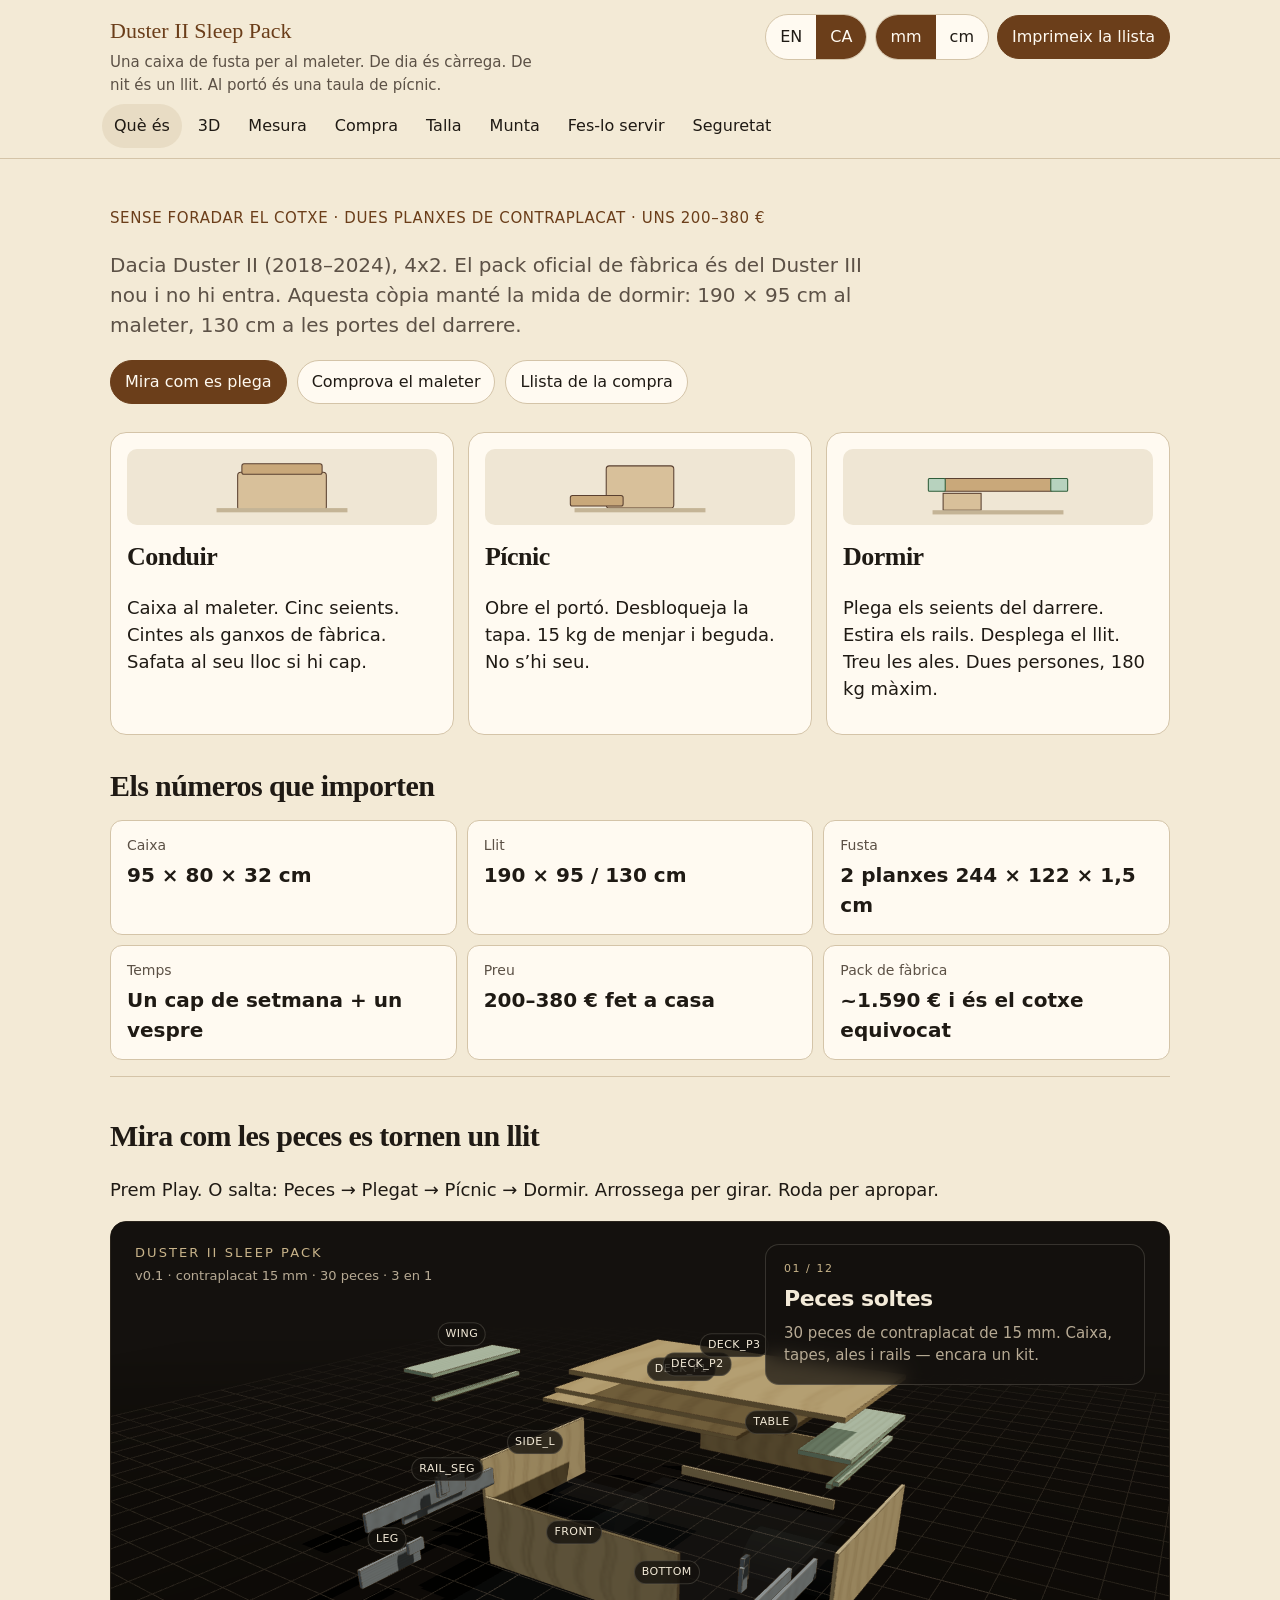
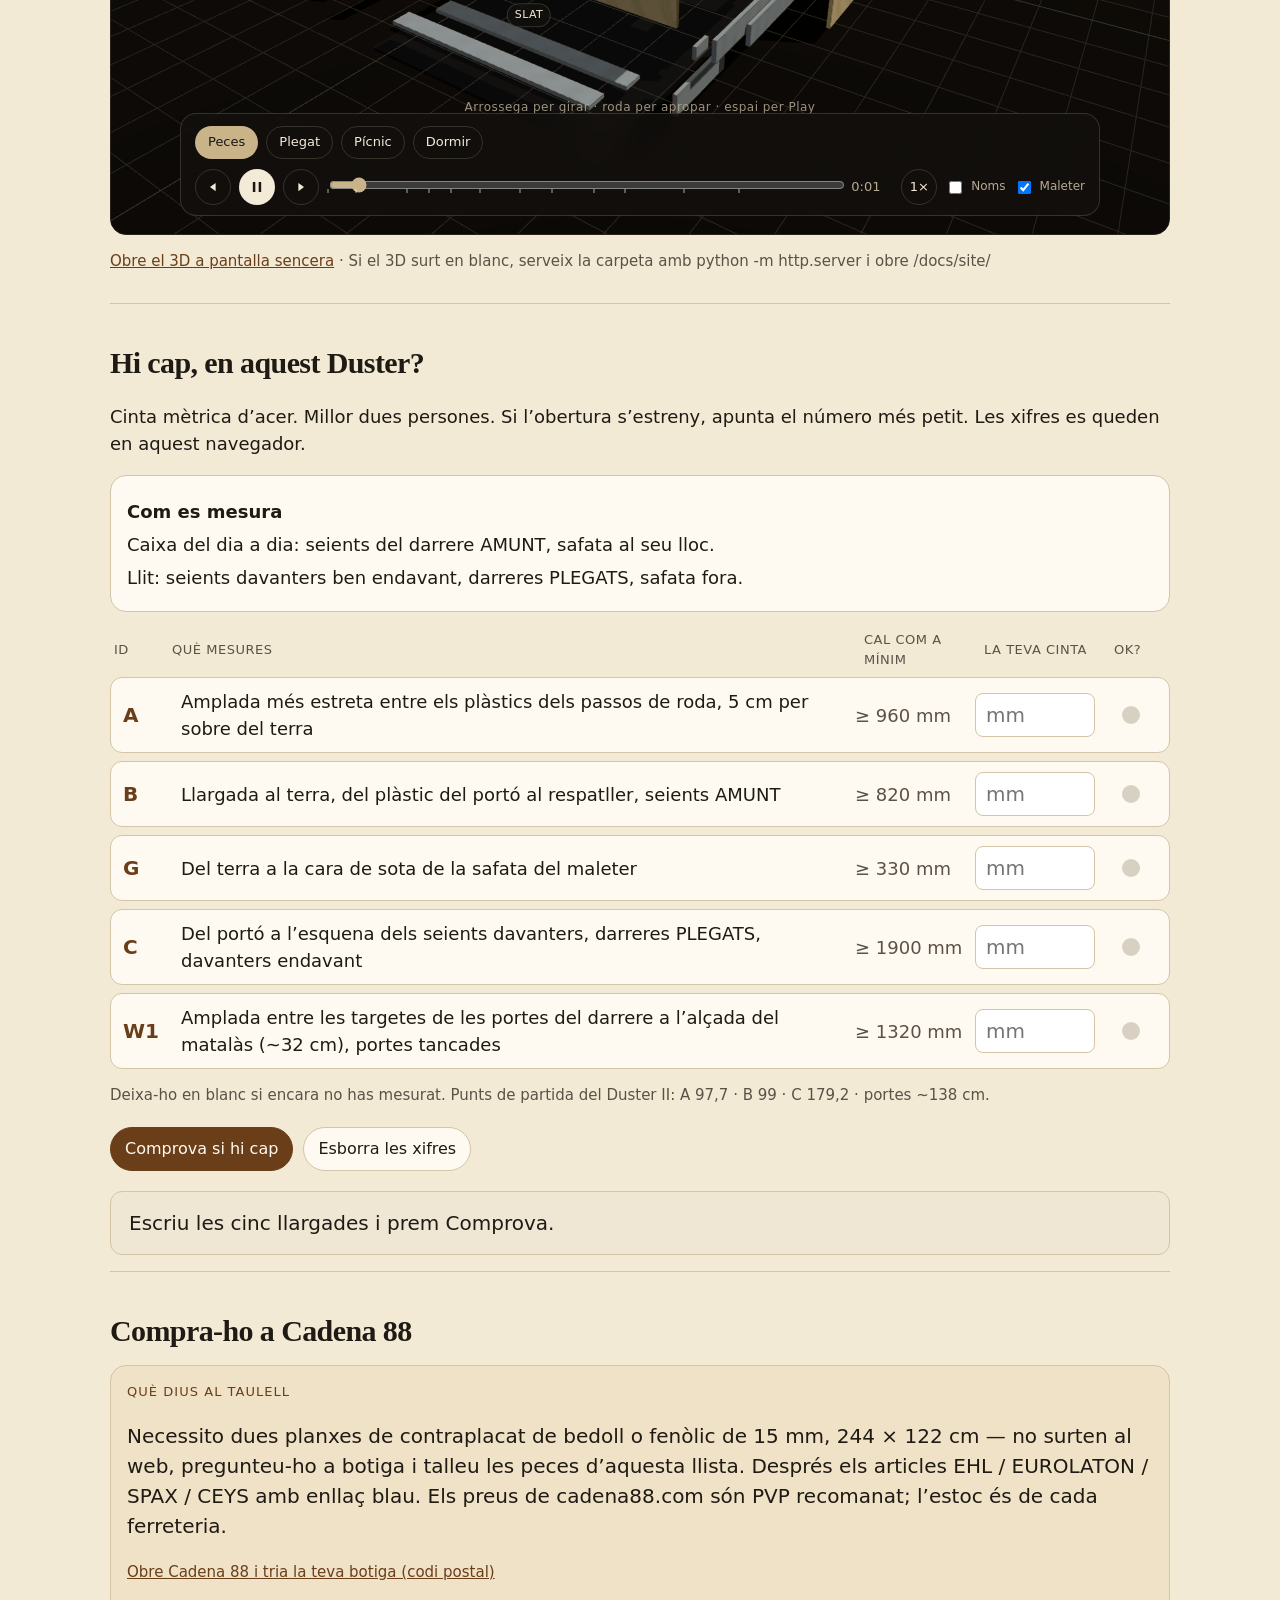
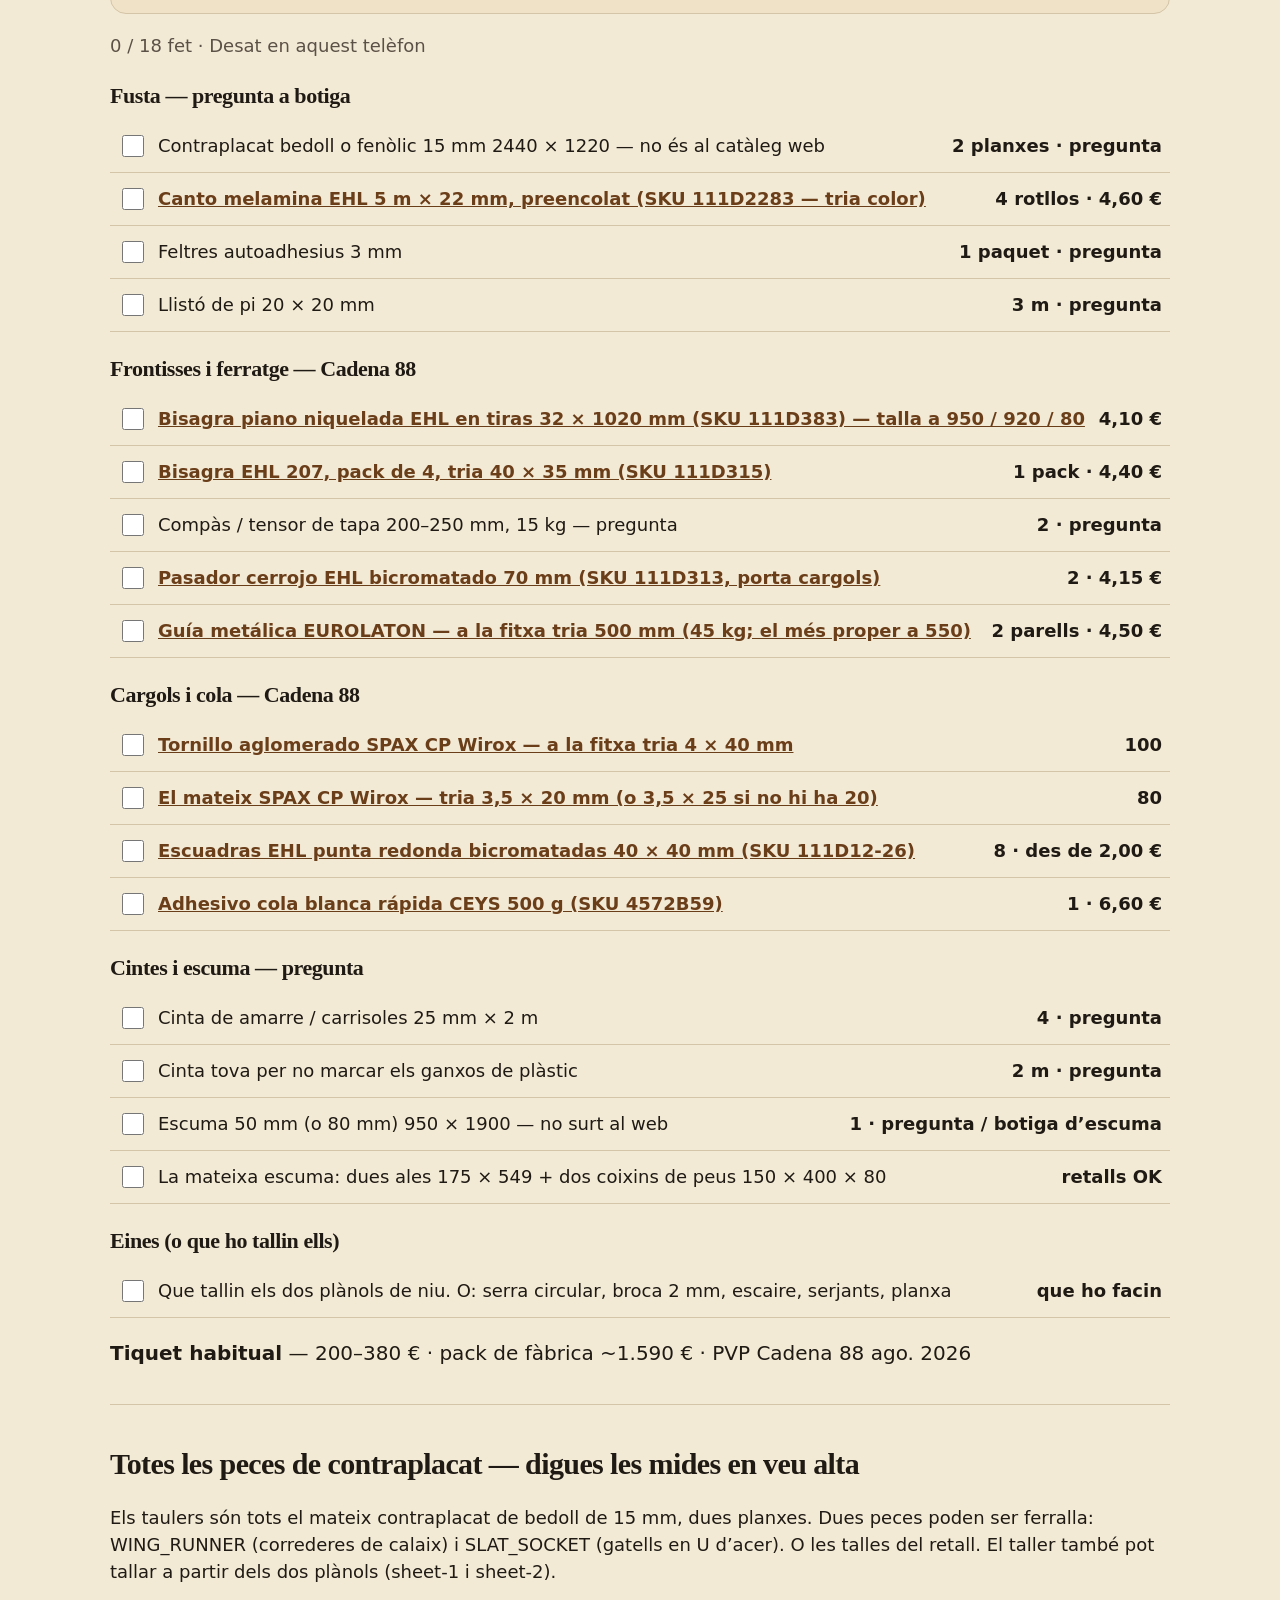
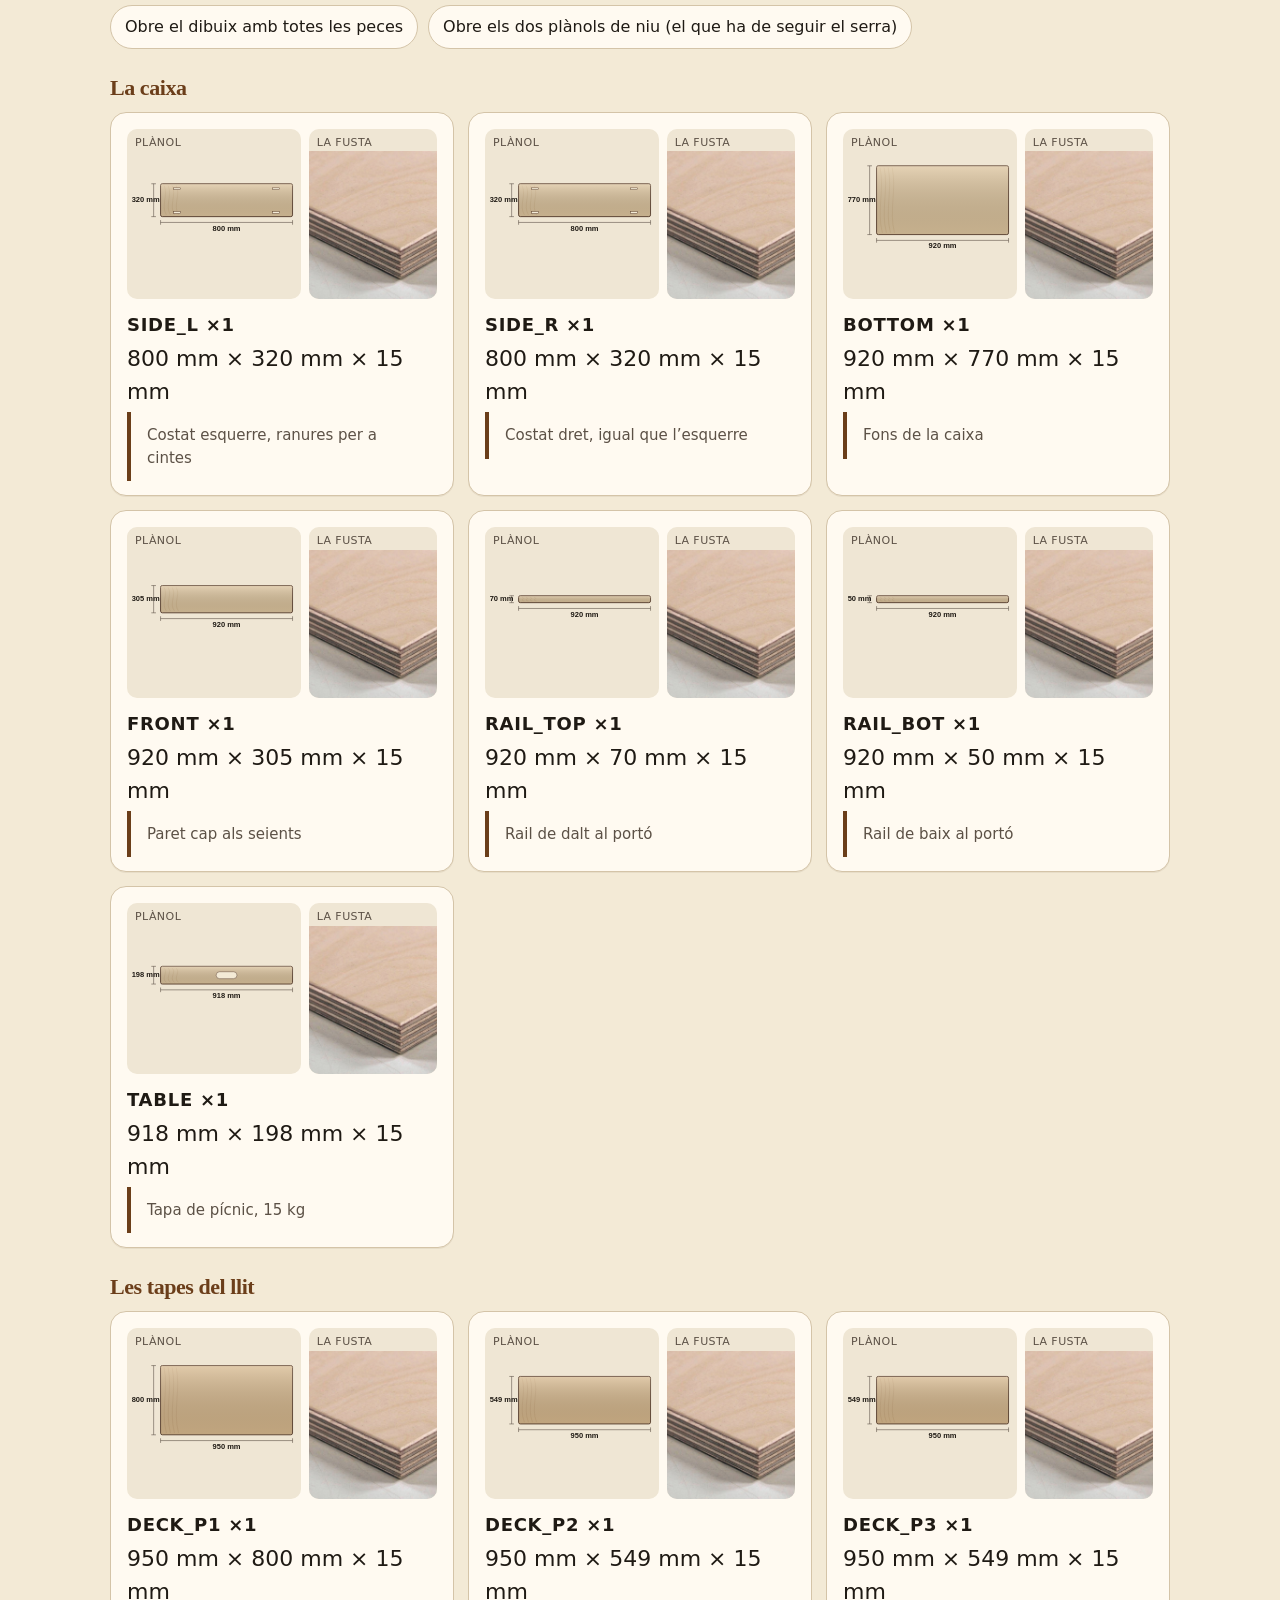
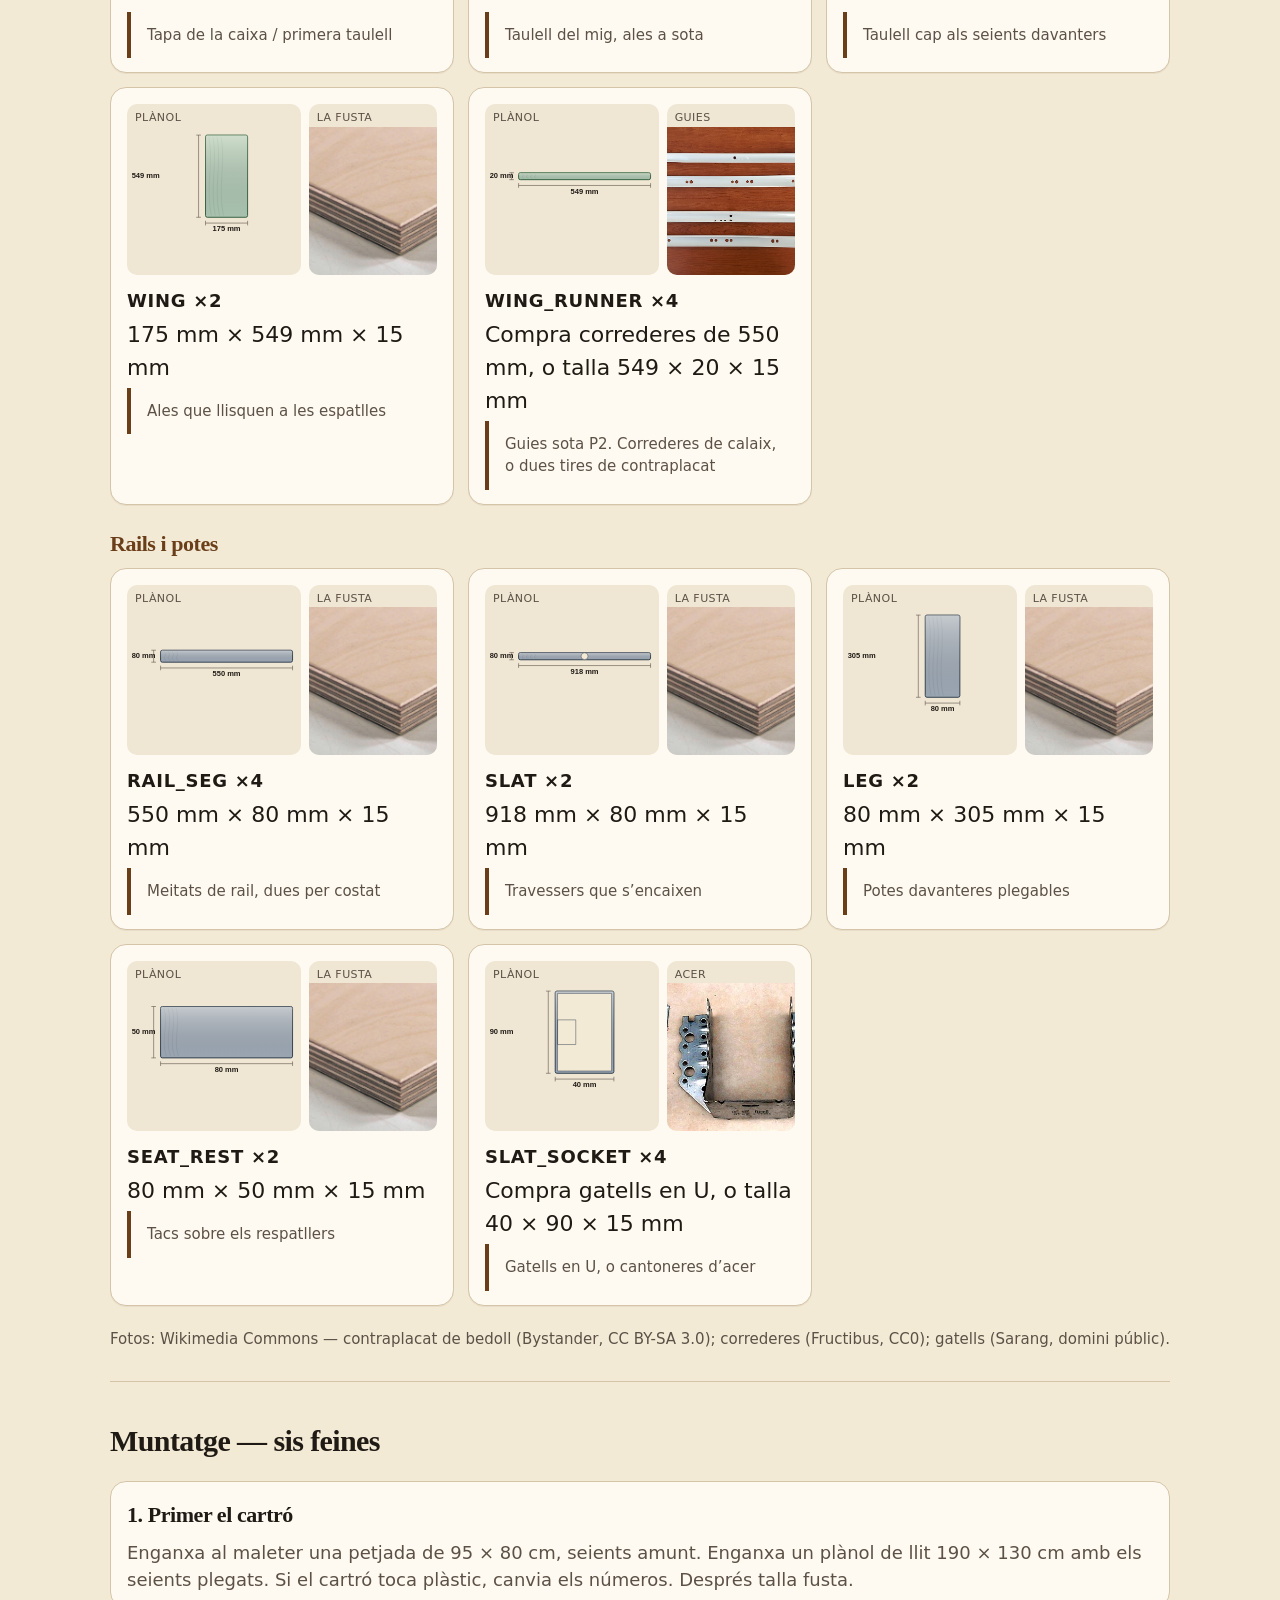
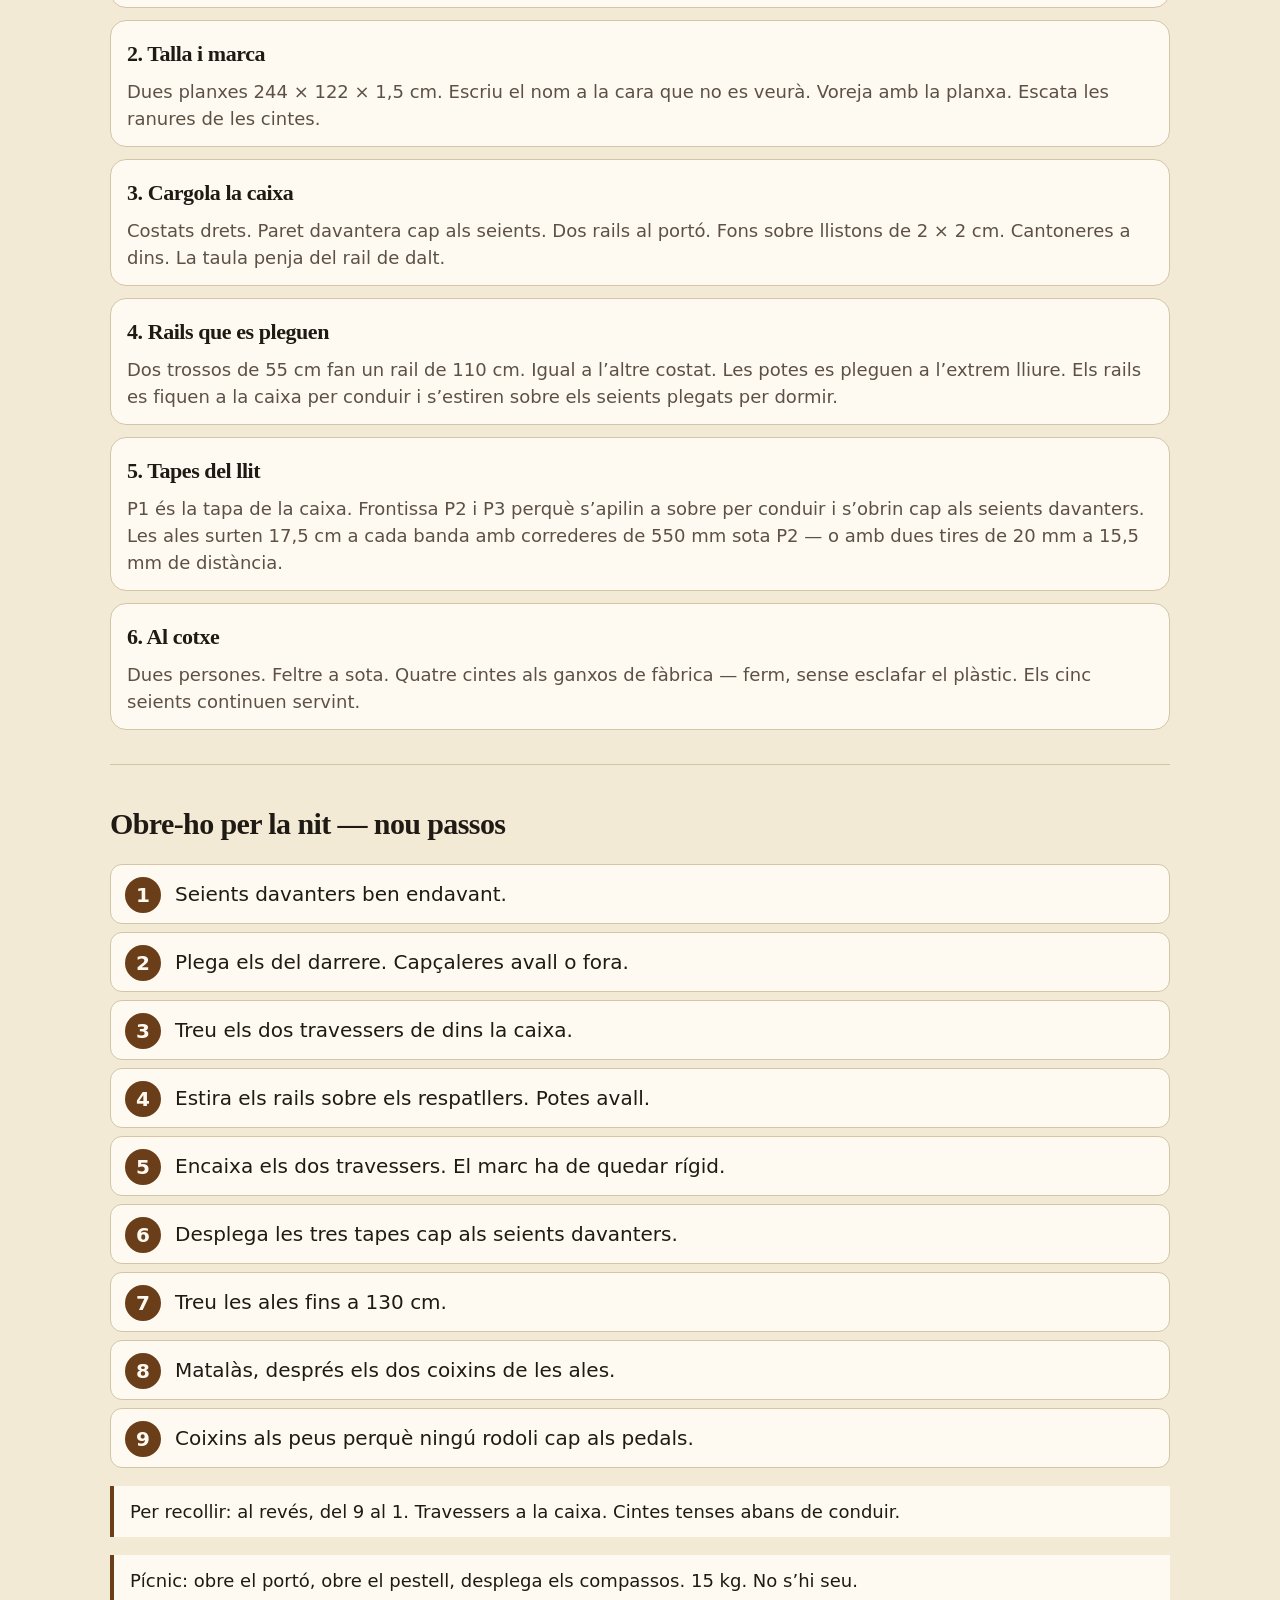
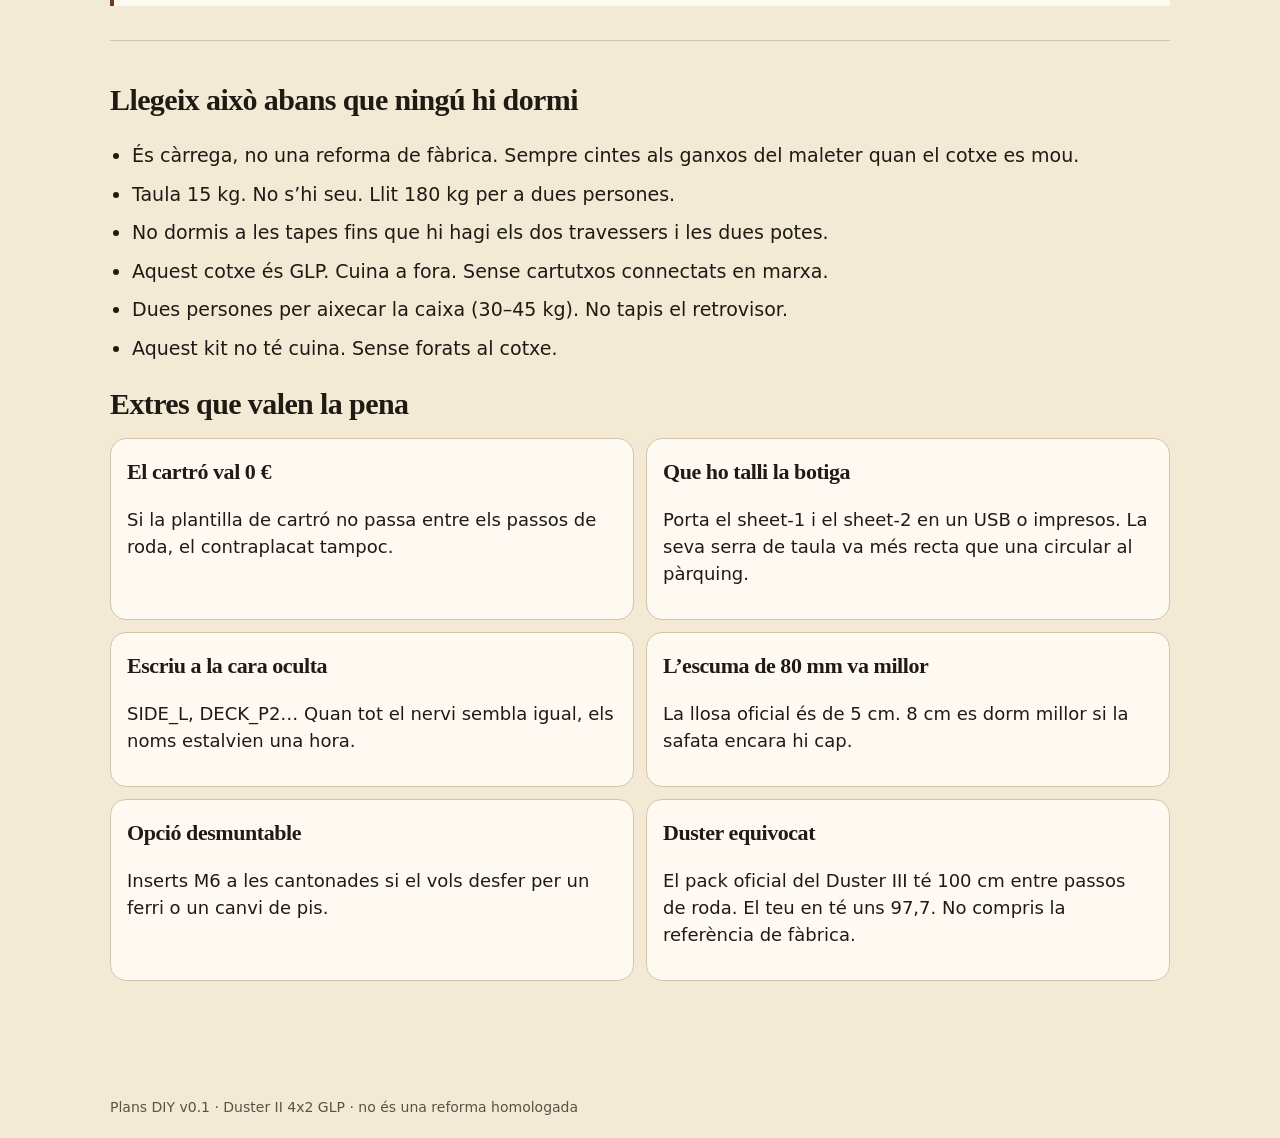
<file: index.html>
<!DOCTYPE html>
<html lang="ca">
<head>
  <meta charset="UTF-8" />
  <meta name="viewport" content="width=device-width, initial-scale=1" />
  <title>Duster II Sleep Pack — pla de taller</title>
  <meta http-equiv="refresh" content="0; url=docs/site/" />
  <link rel="canonical" href="docs/site/" />
  <script>location.replace("docs/site/" + location.search + location.hash);</script>
</head>
<body>
  <p><a href="docs/site/">Obre el pla de taller</a> · <a href="docs/site/?lang=en">English</a></p>
</body>
</html>
</file>
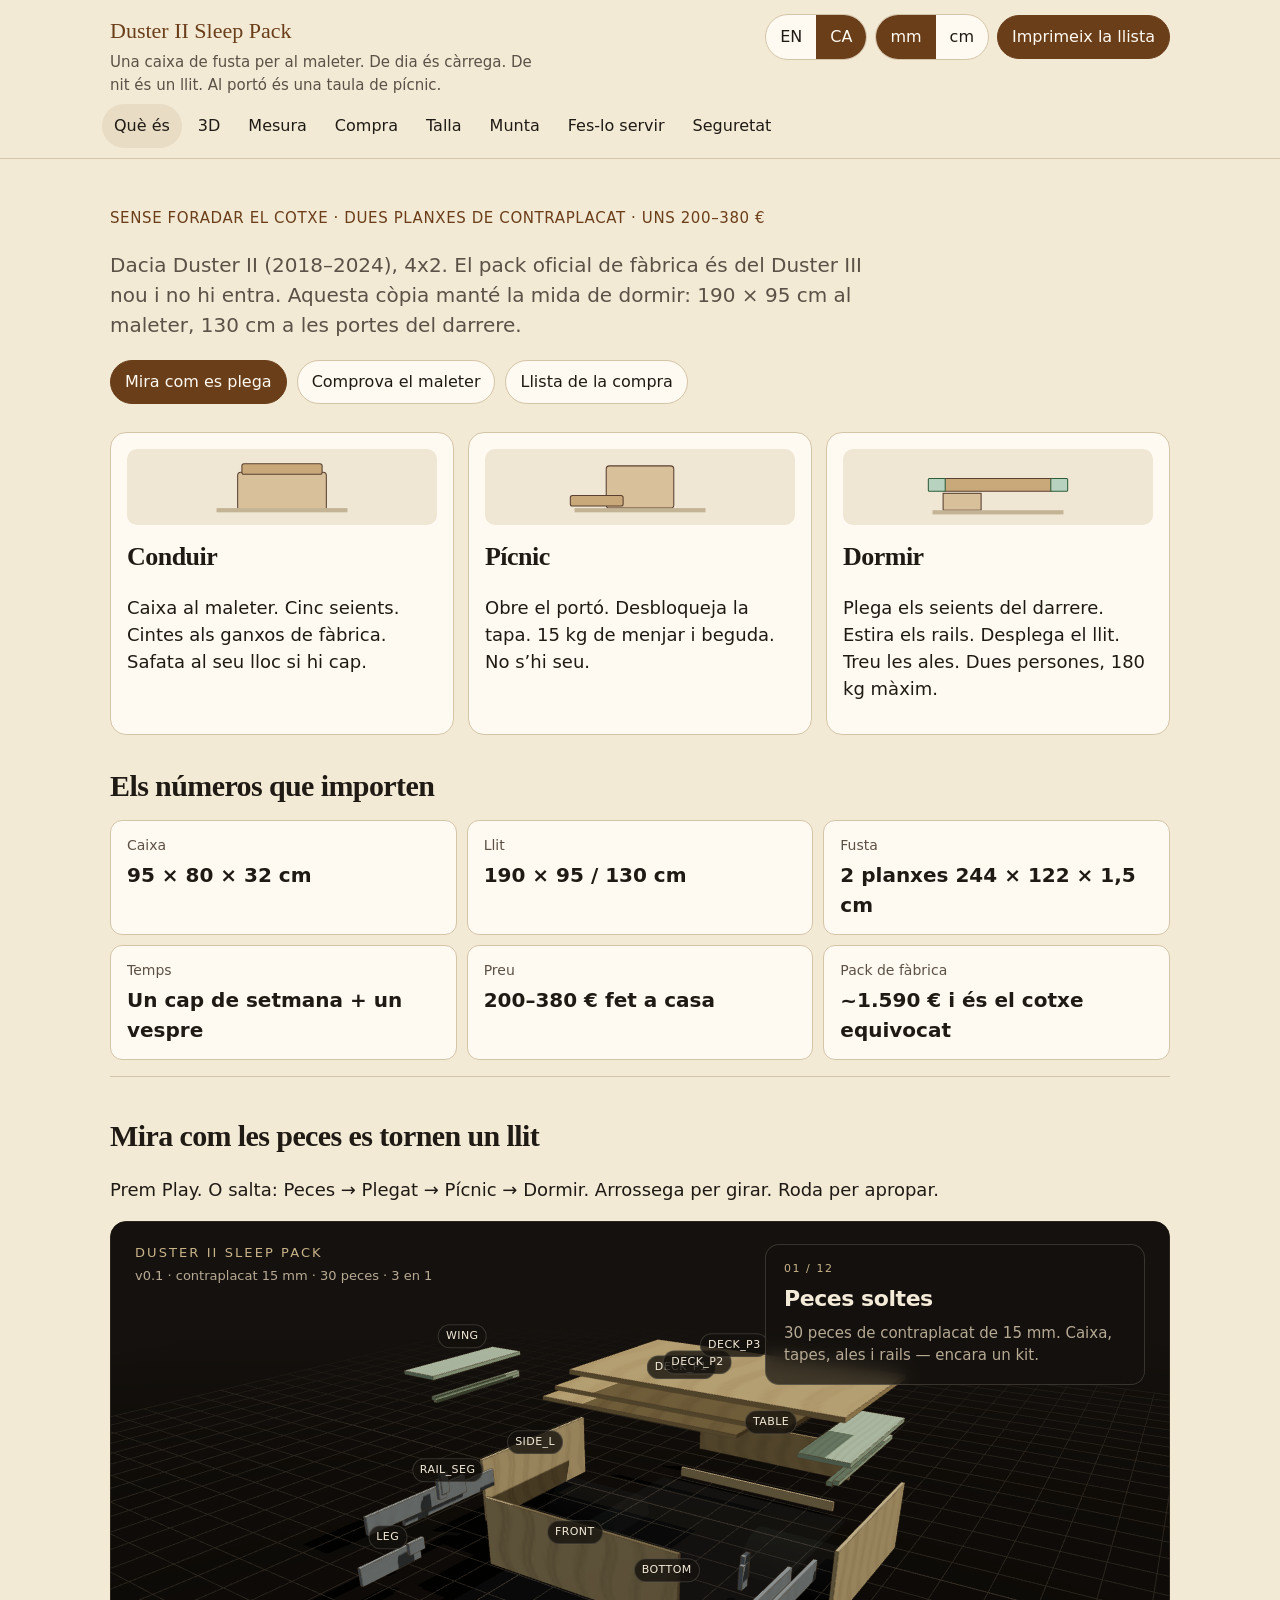
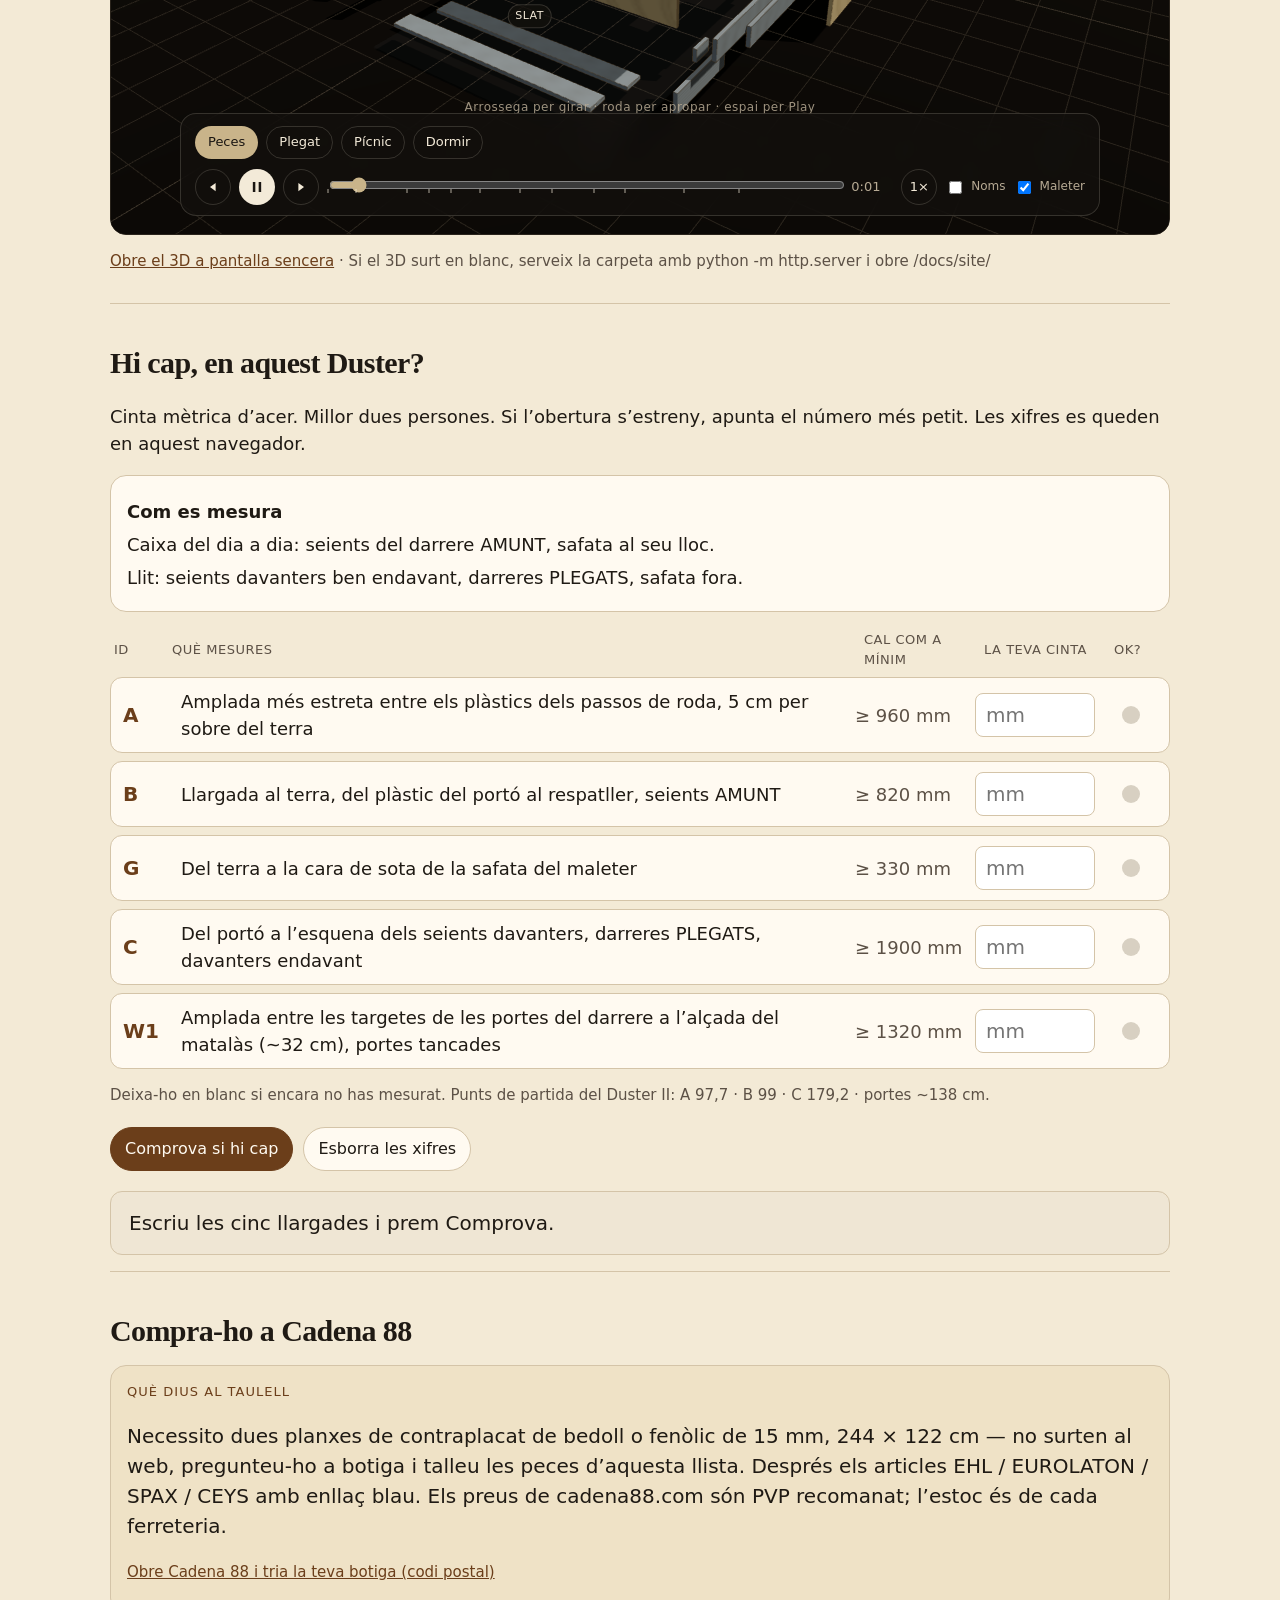
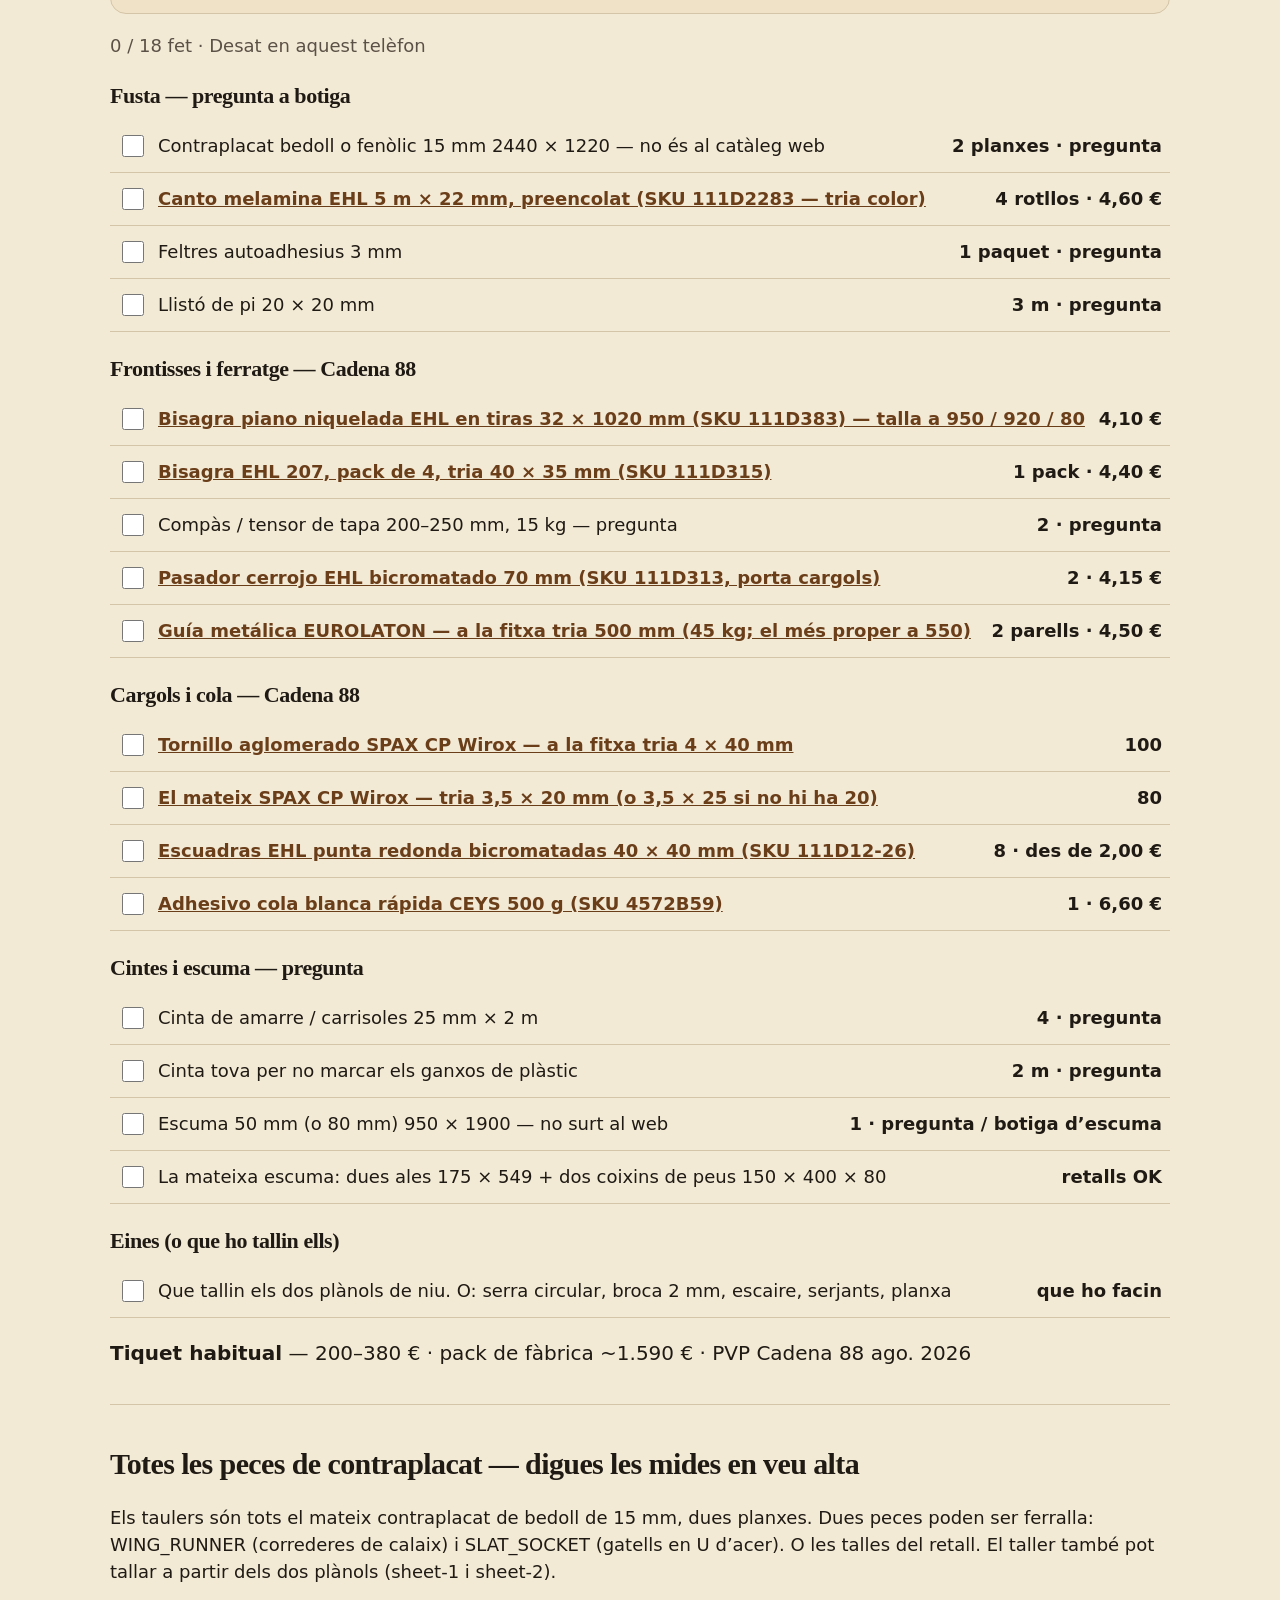
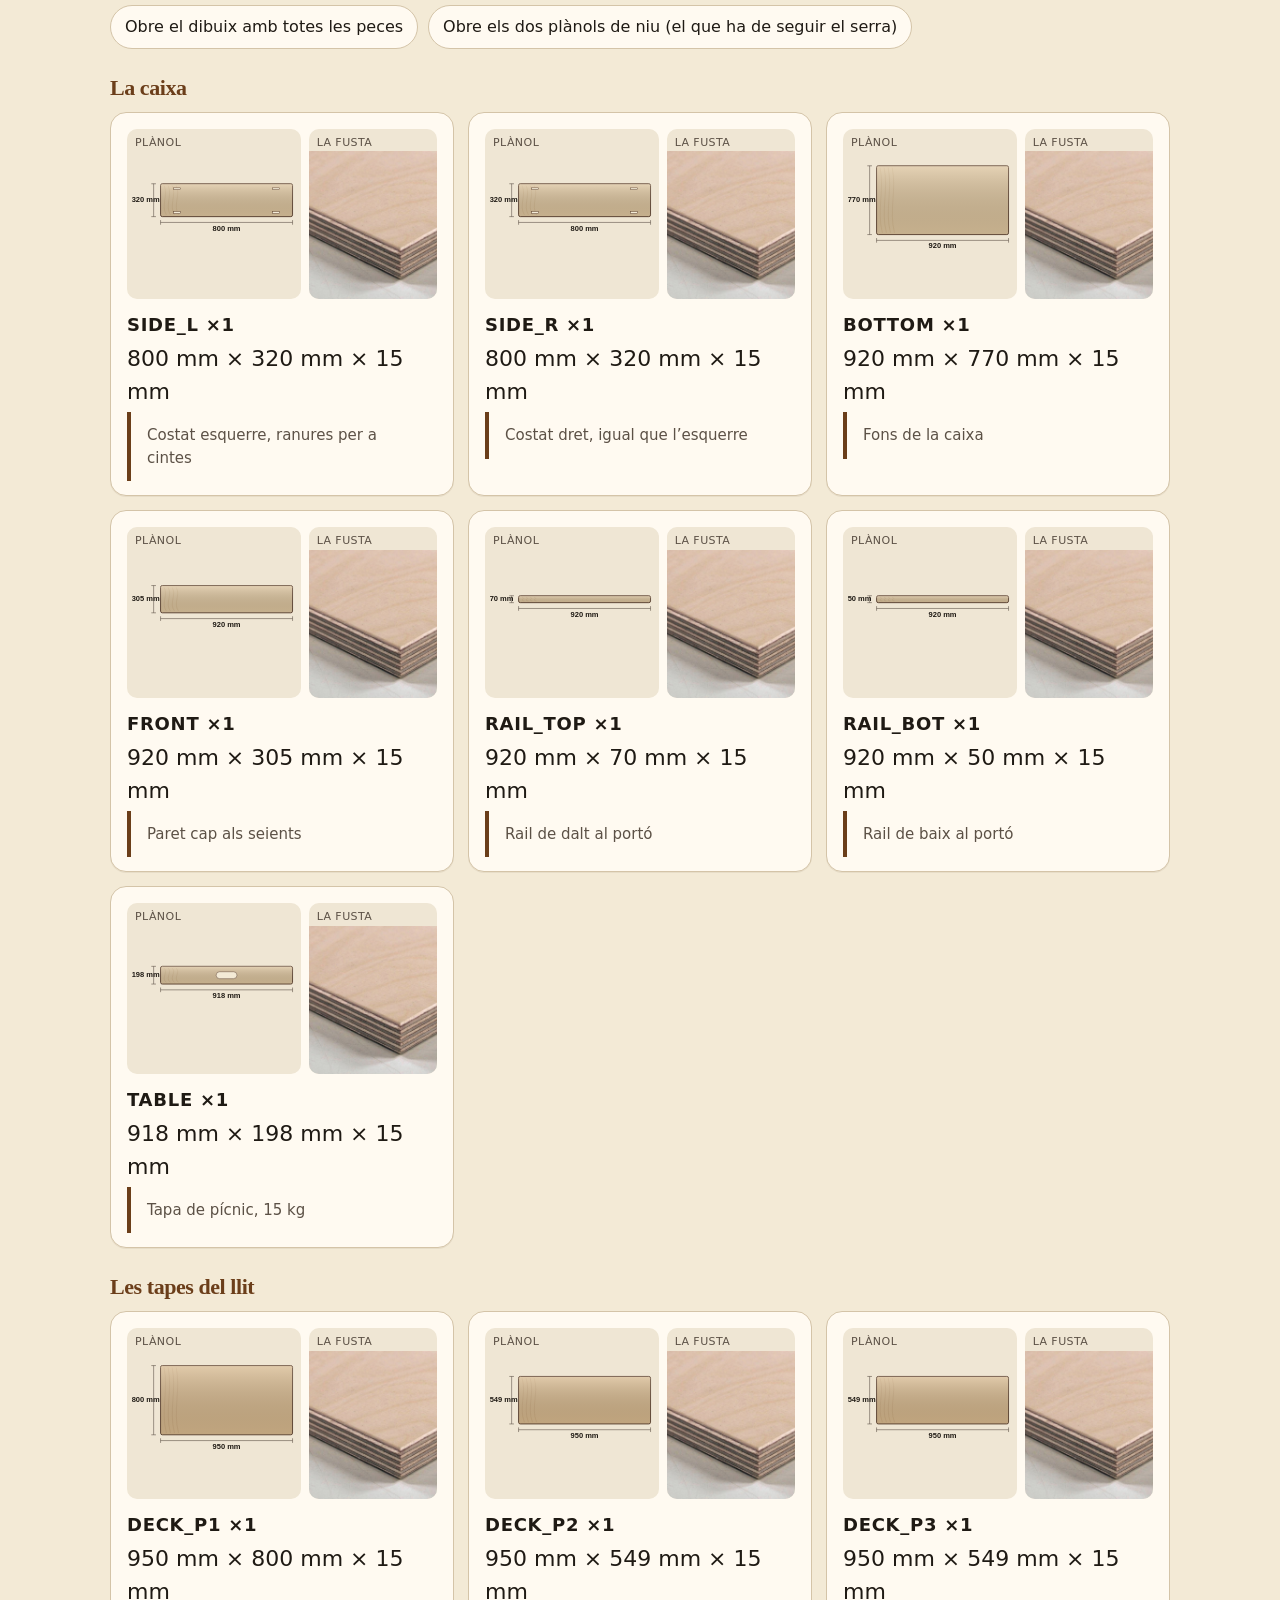
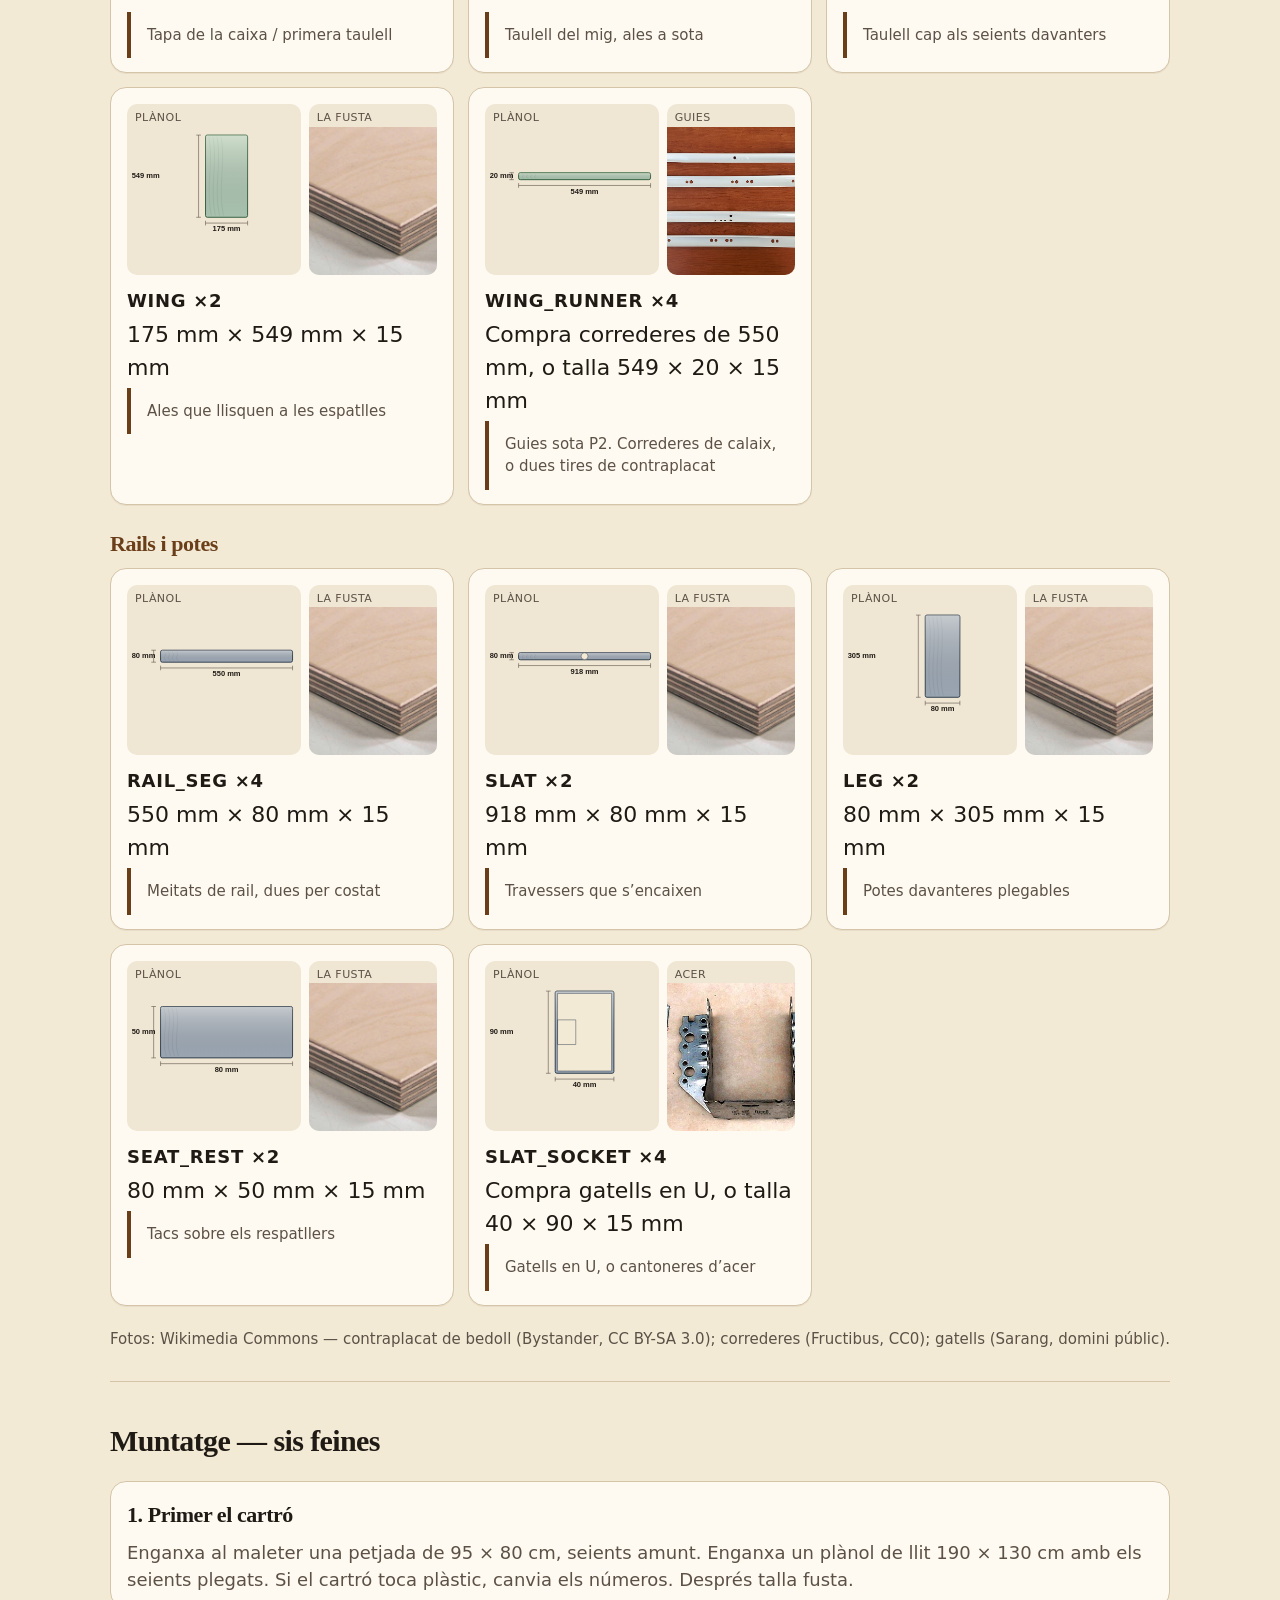
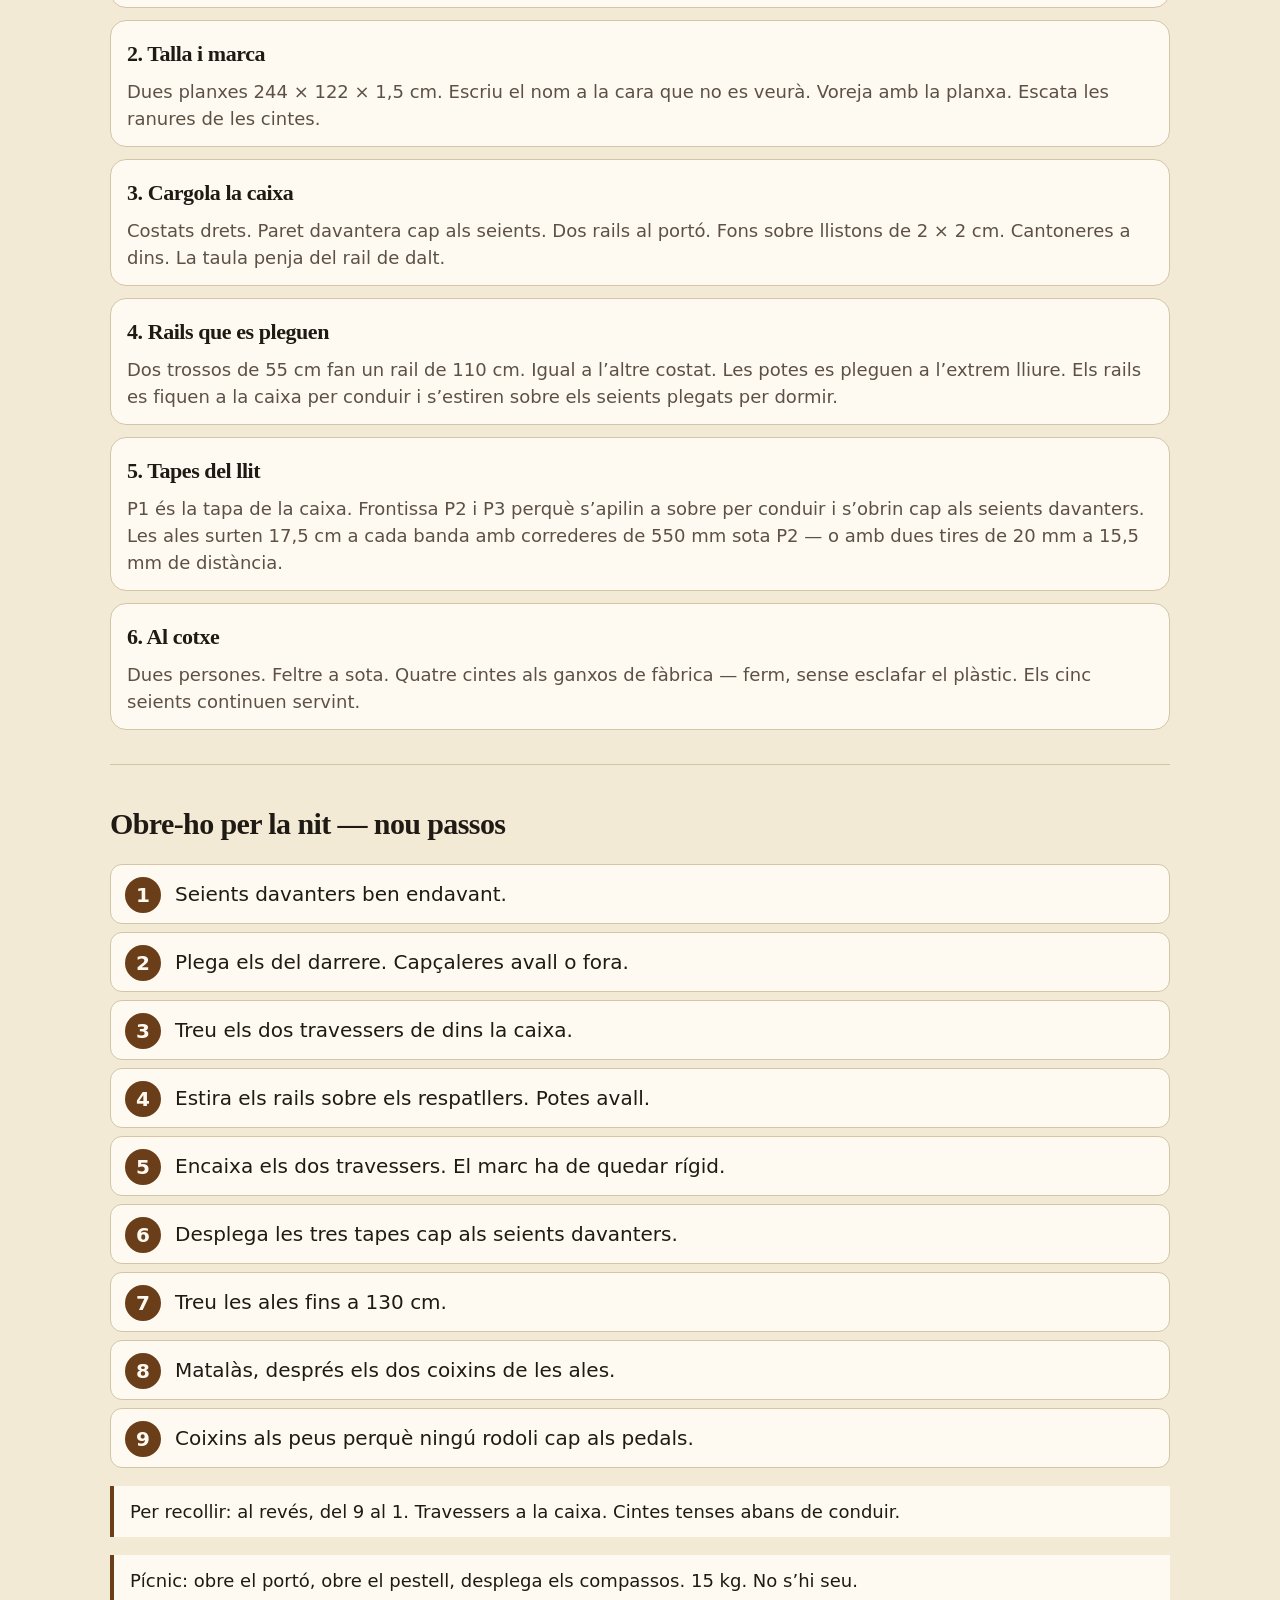
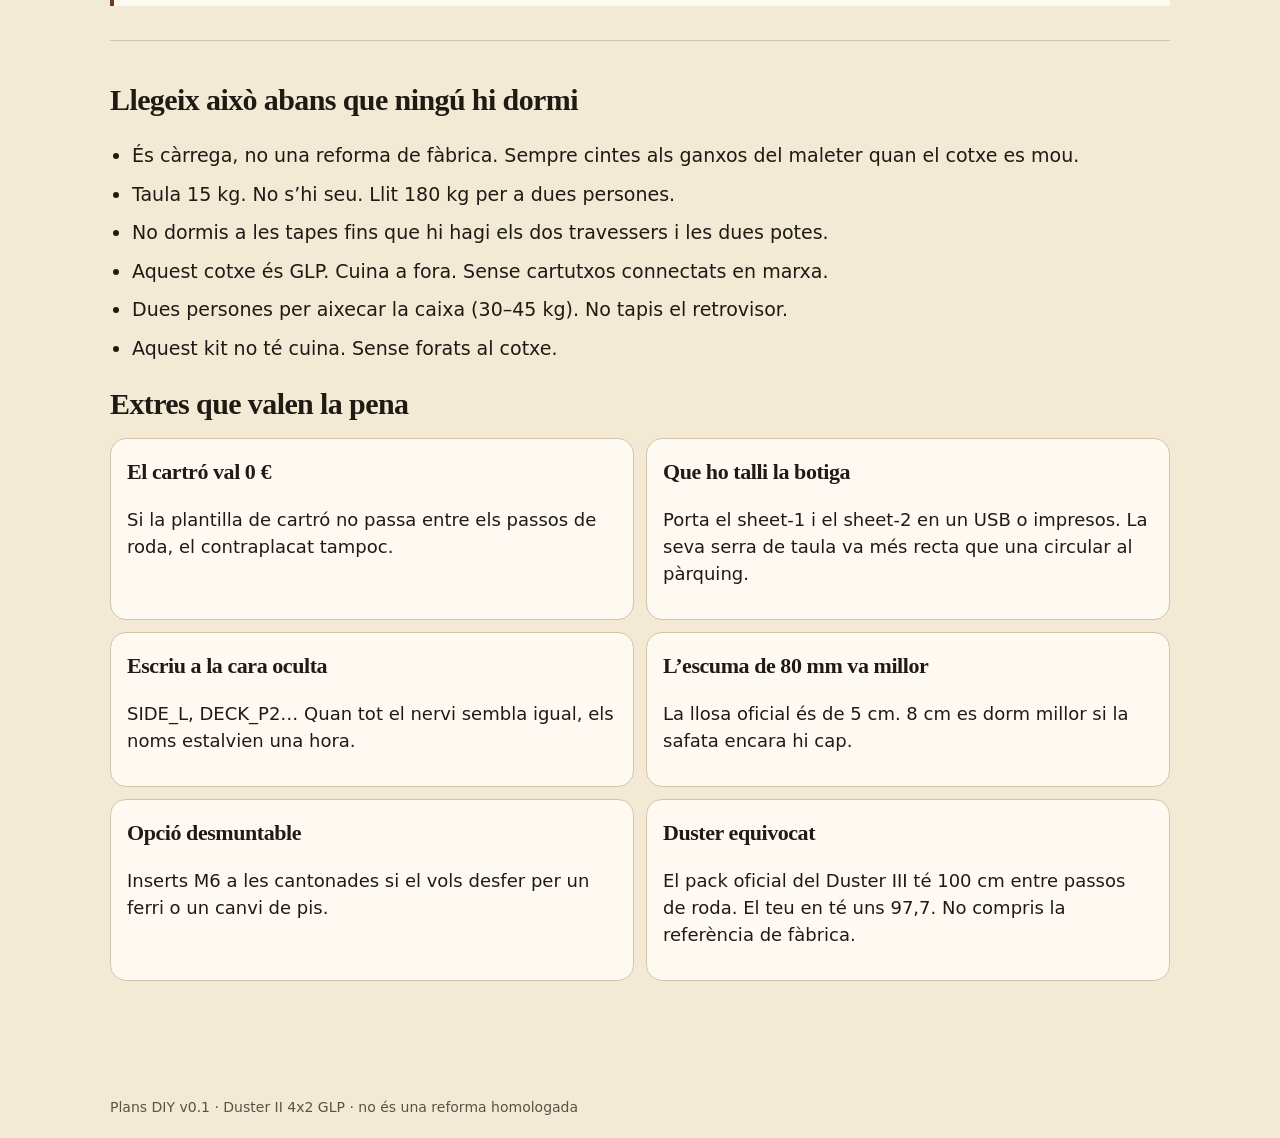
<file: docs/index.html>
<!DOCTYPE html>
<html lang="ca">
<head>
  <meta charset="UTF-8" />
  <meta name="viewport" content="width=device-width, initial-scale=1" />
  <title>Duster II Sleep Pack — pla de taller</title>
  <meta http-equiv="refresh" content="0; url=site/" />
  <link rel="canonical" href="site/" />
  <script>location.replace("site/" + location.search + location.hash);</script>
</head>
<body>
  <p><a href="site/">Obre el pla de taller</a></p>
</body>
</html>
</file>
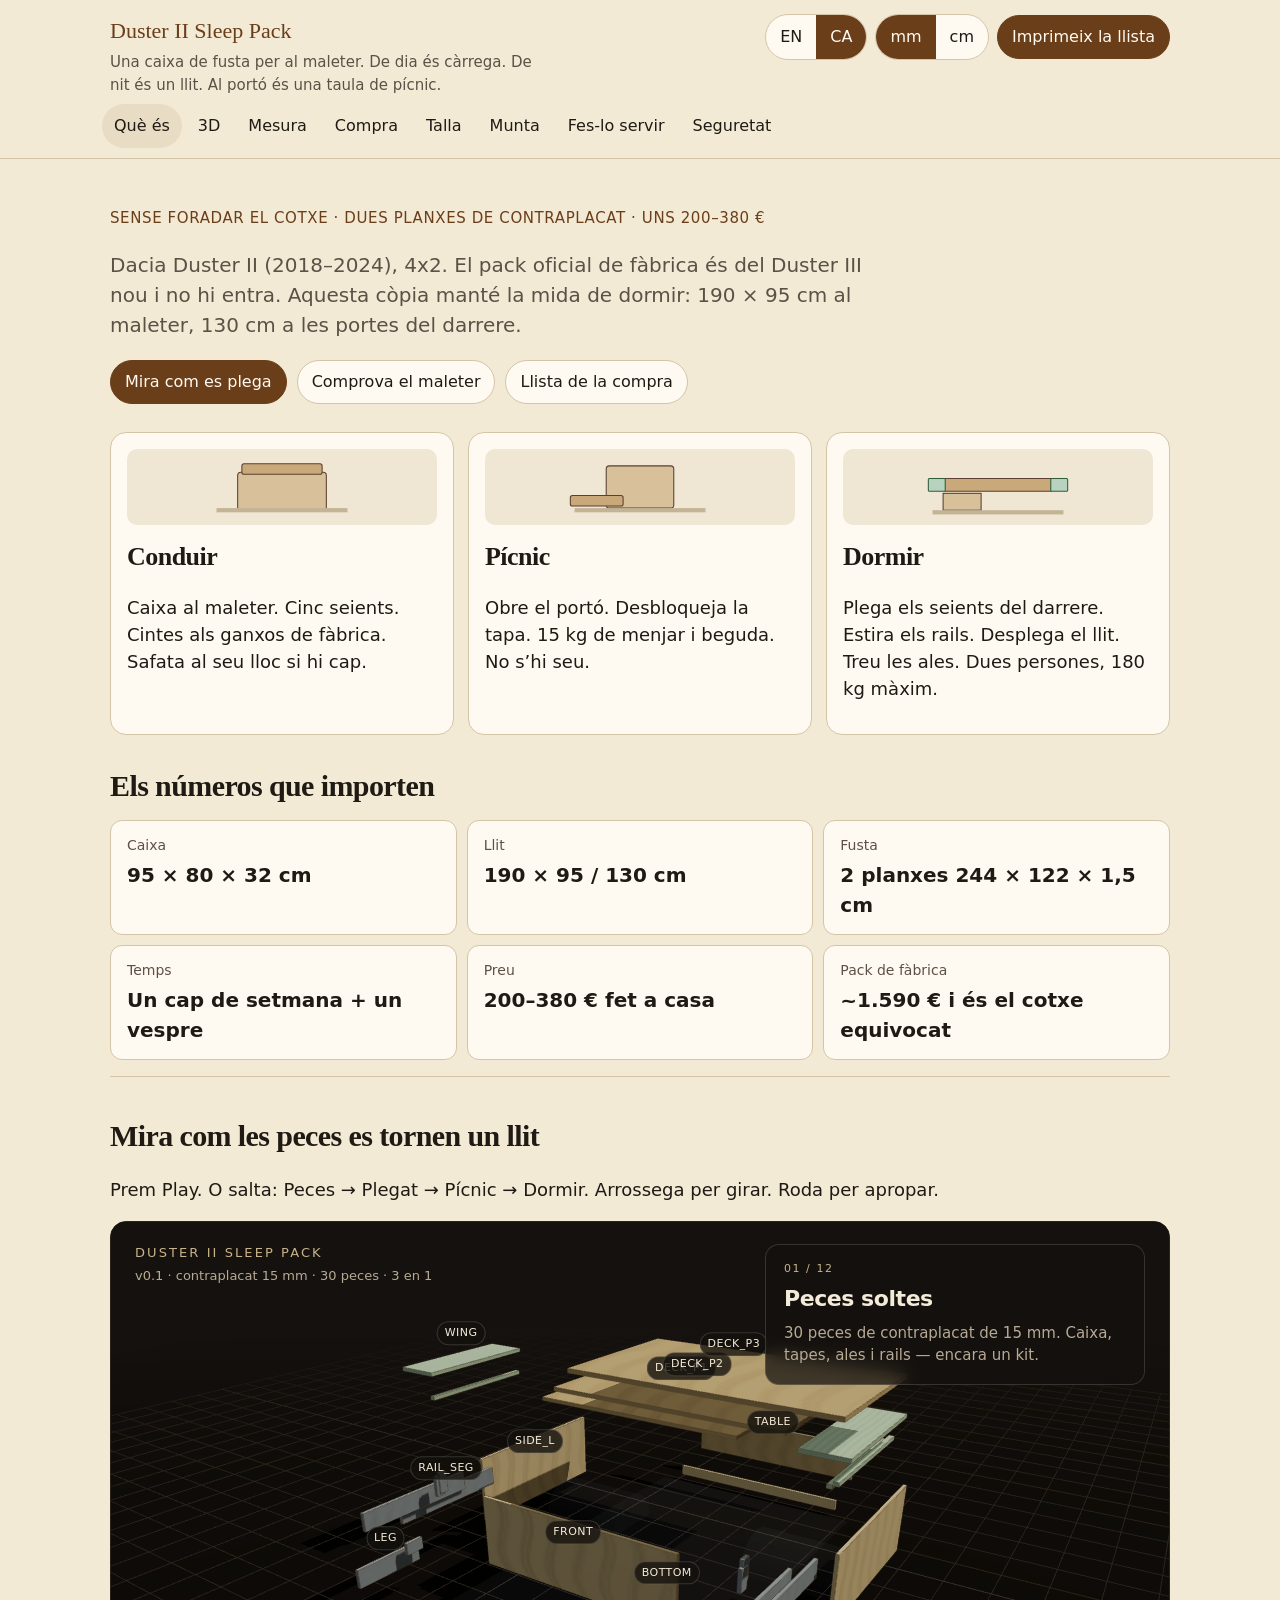
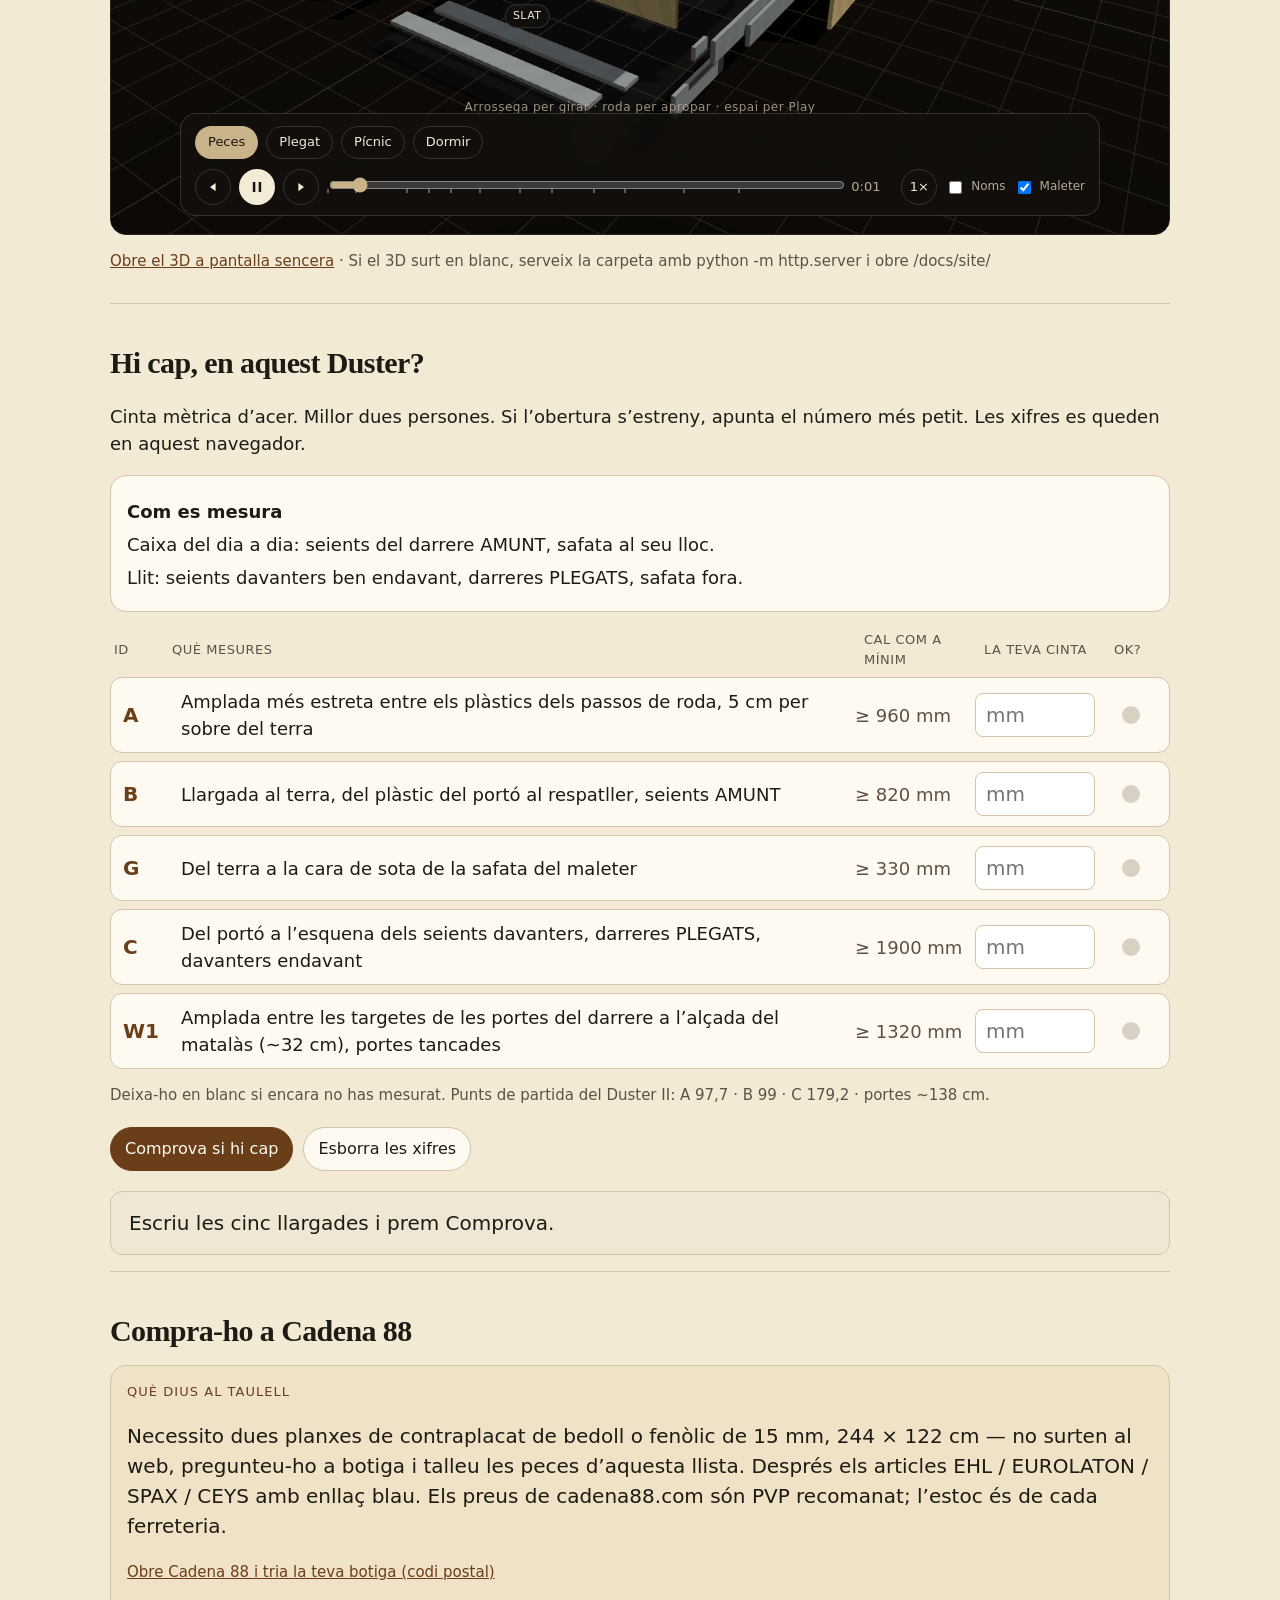
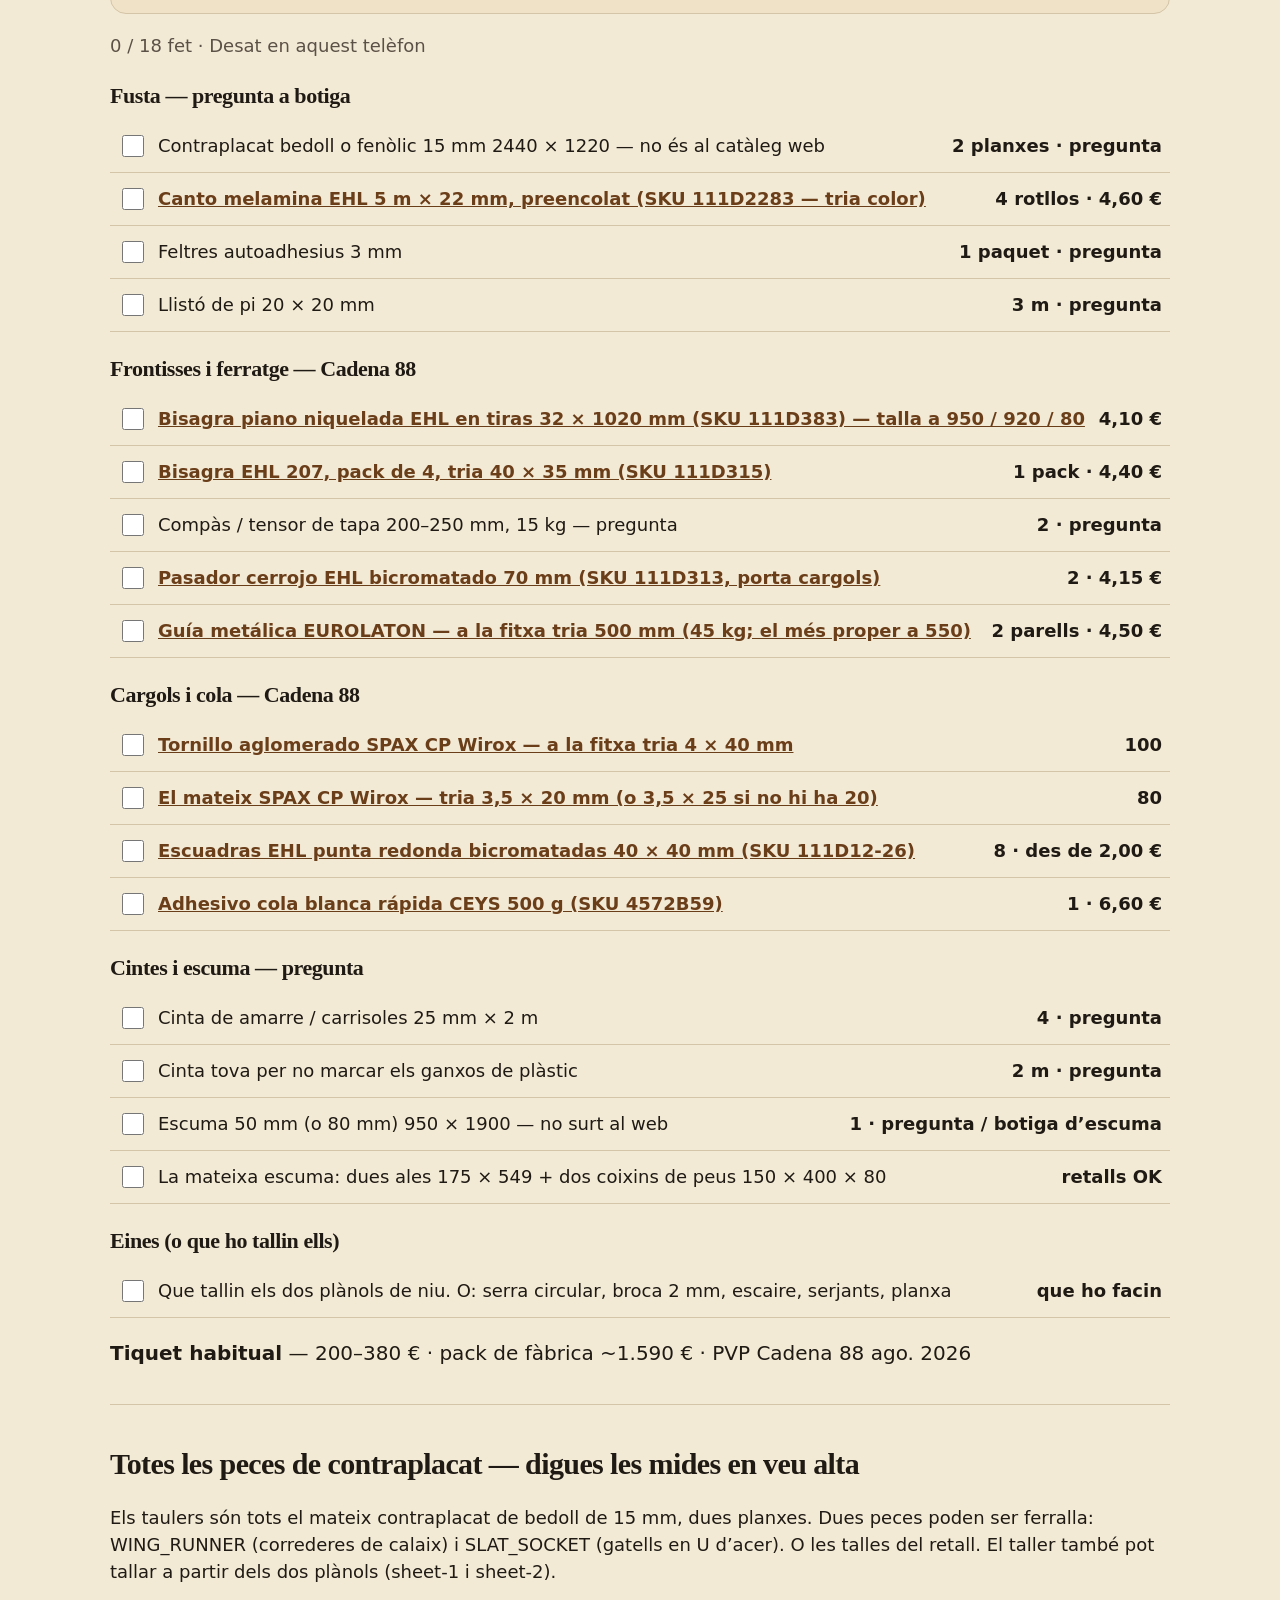
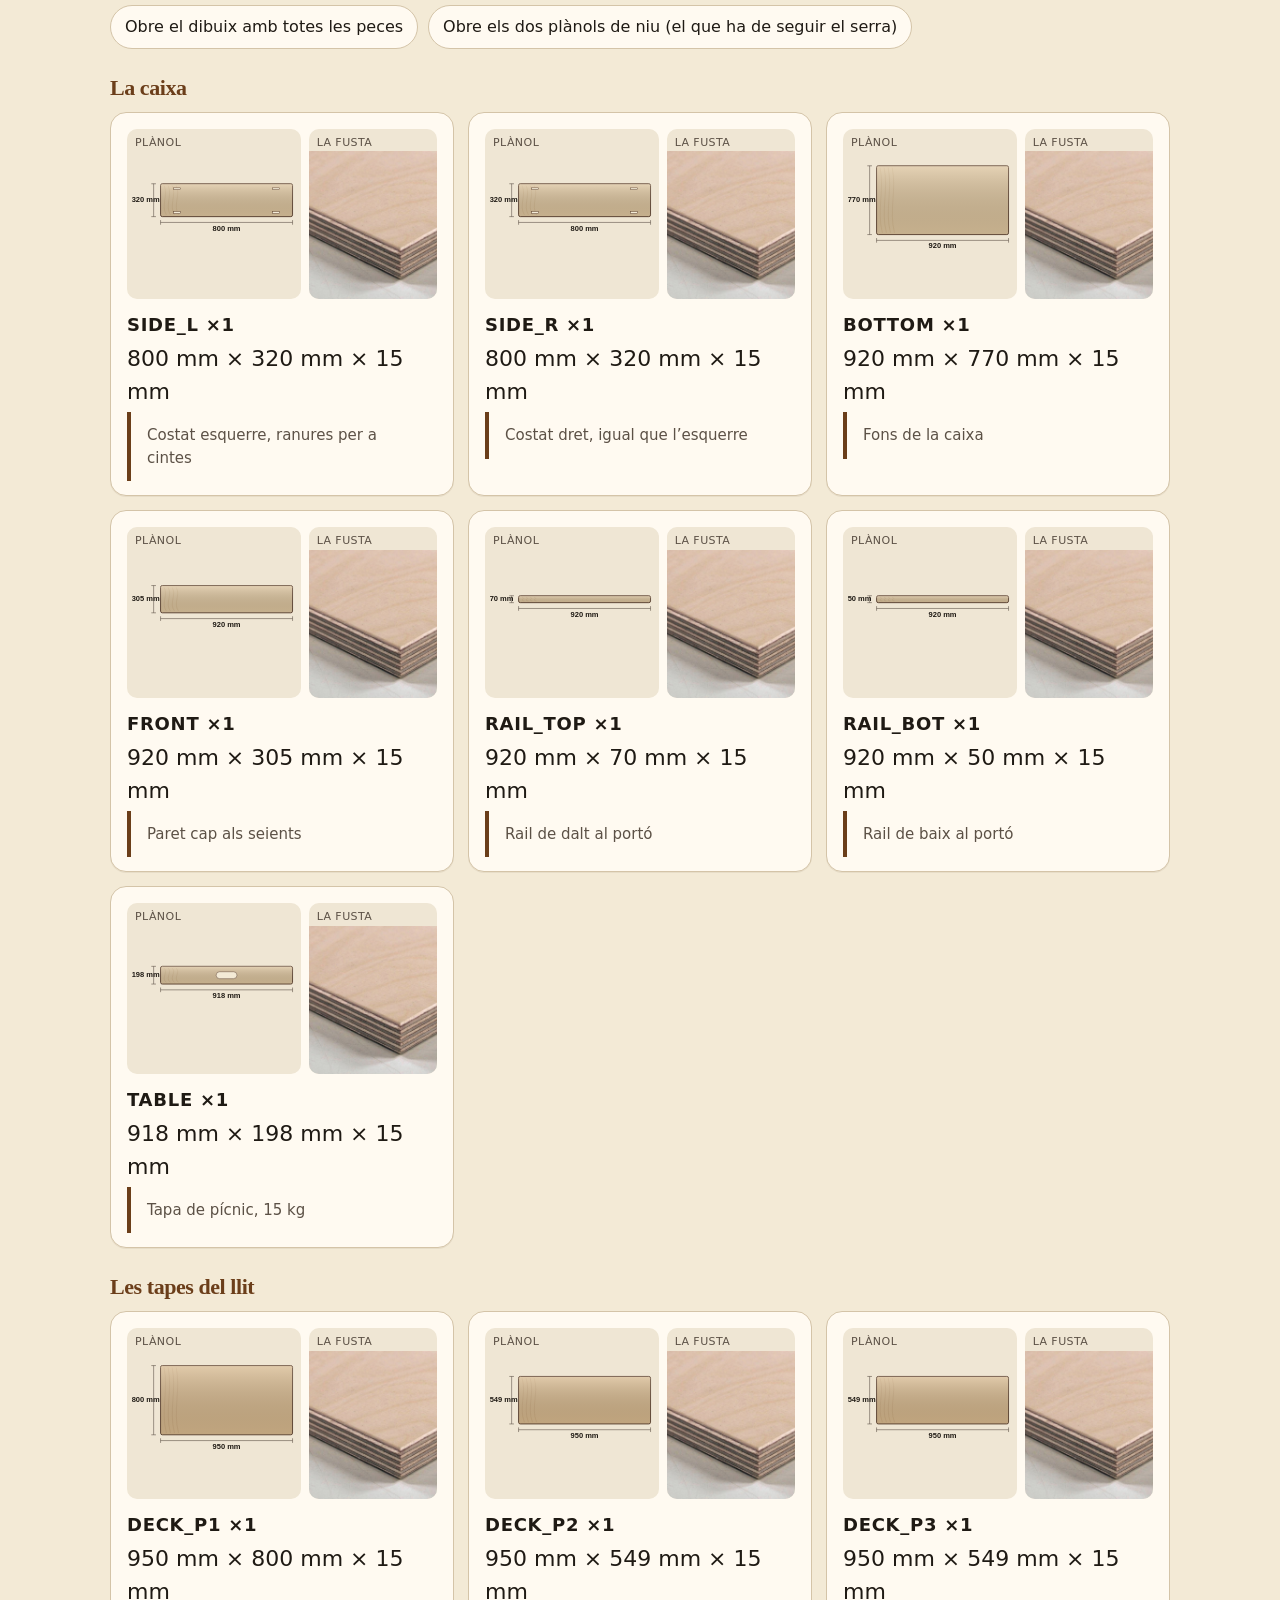
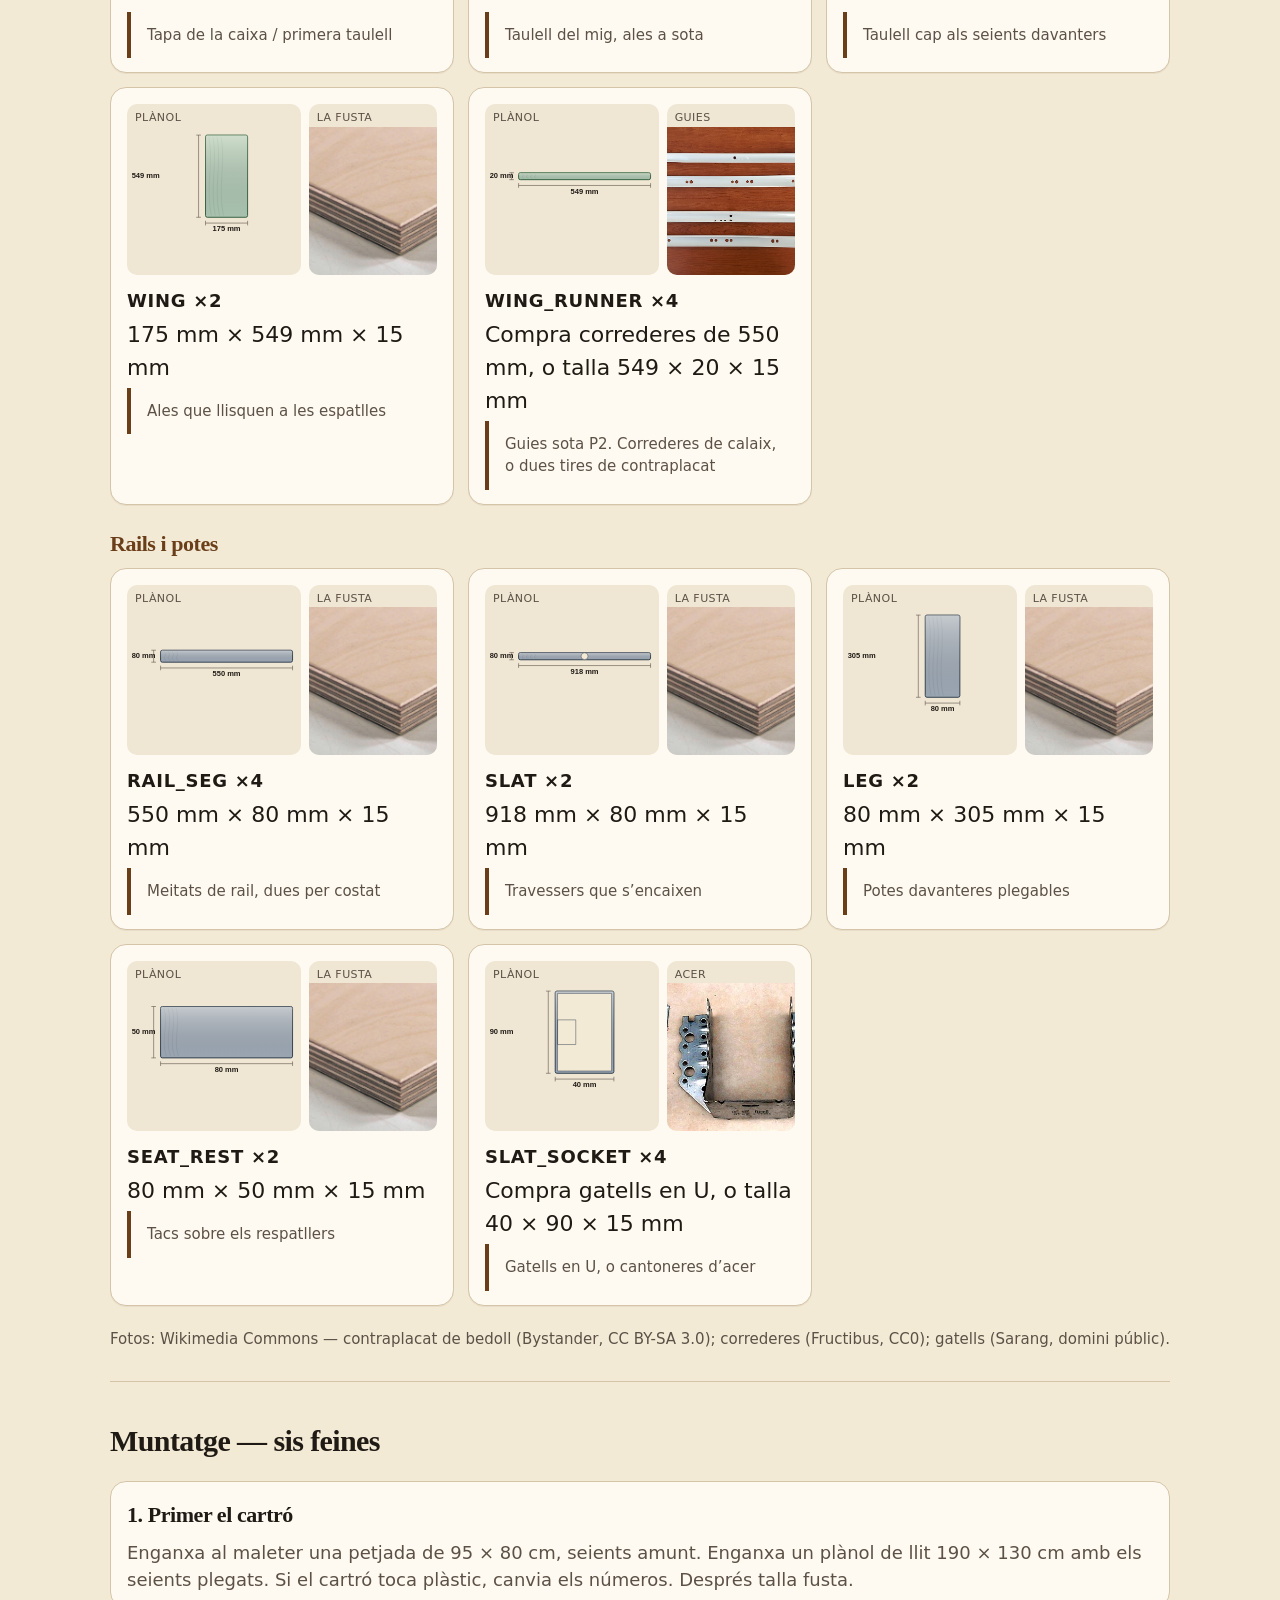
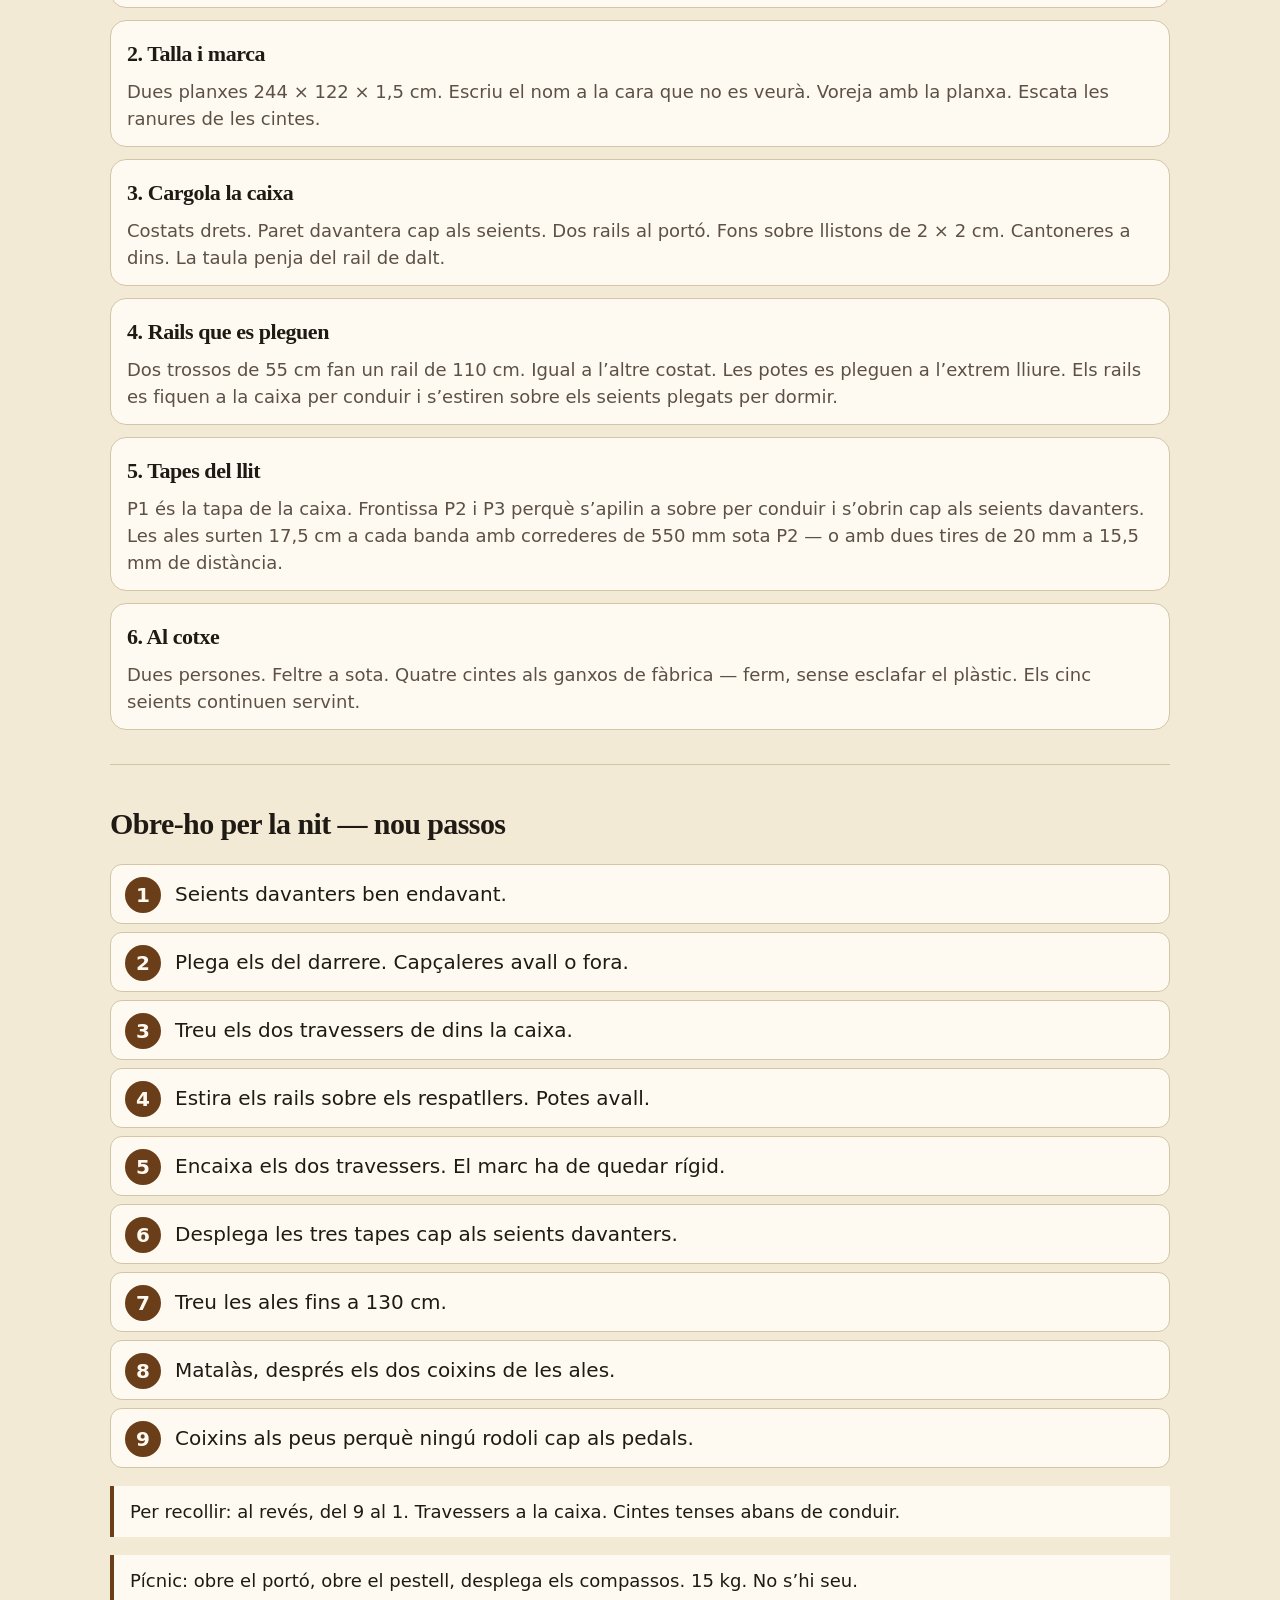
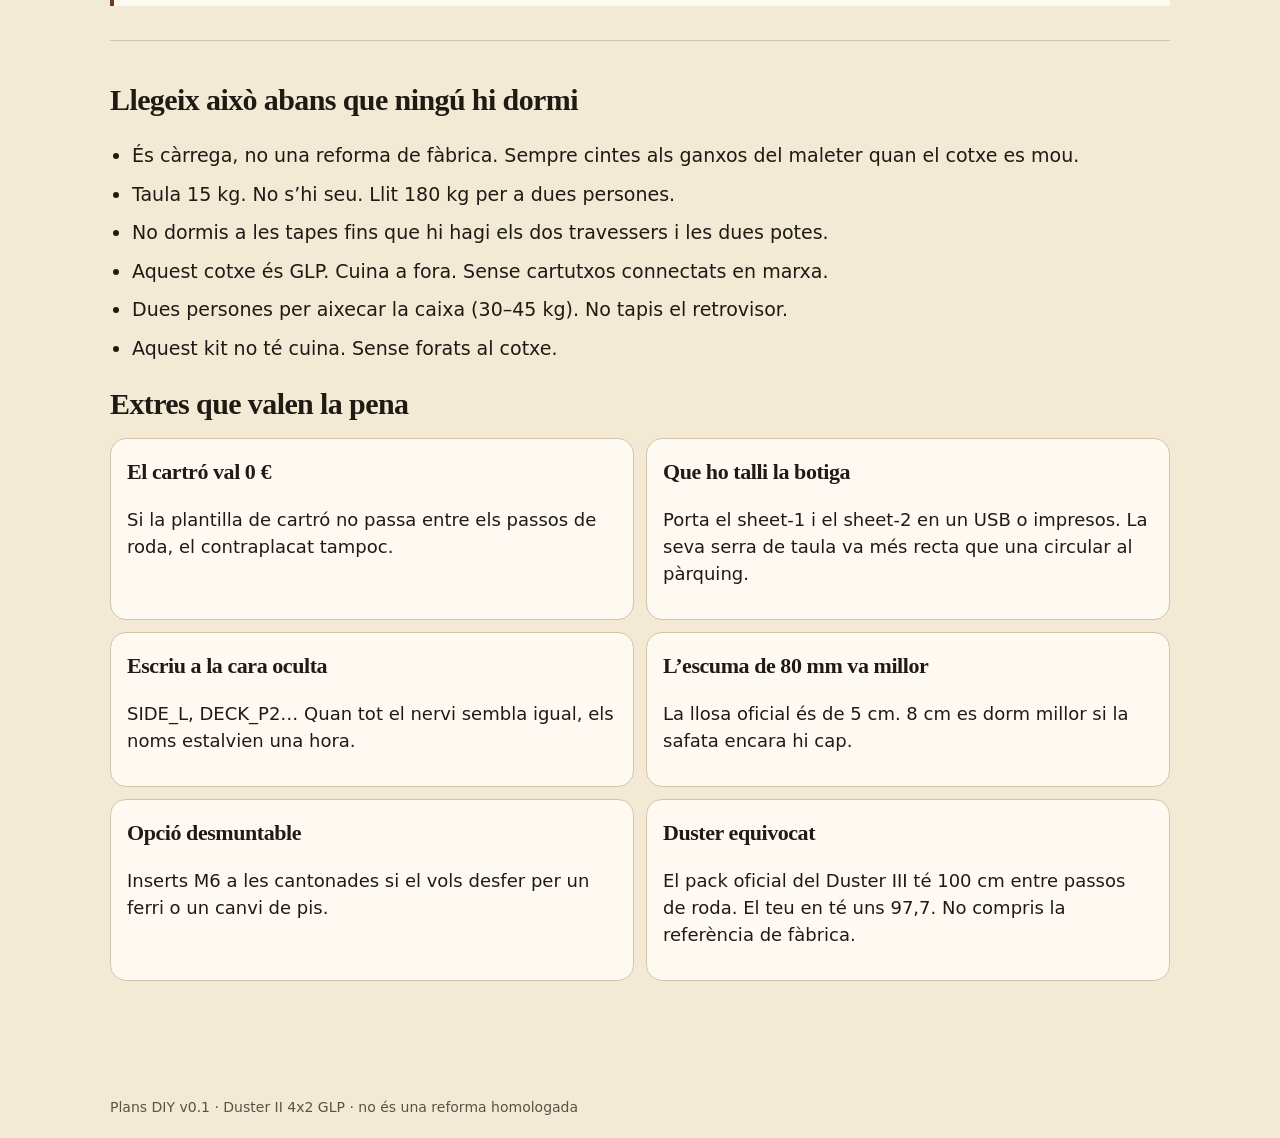
<file: docs/site/index.html>
<!DOCTYPE html>
<html lang="ca">
<head>
  <meta charset="UTF-8" />
  <meta name="viewport" content="width=device-width, initial-scale=1" />
  <title>Duster II Sleep Pack — pla de taller</title>
  <link rel="stylesheet" href="site.css" />
</head>
<body>
  <a class="skip" href="#start">Skip to content</a>

  <header class="top">
    <div class="top-inner">
      <div>
        <p class="brand" data-i18n="brand">Duster II Sleep Pack</p>
        <p class="tag" data-i18n="tag"></p>
      </div>
      <div class="top-tools">
        <div class="seg" role="group" aria-label="Language">
          <button type="button" id="lang-en" class="on">EN</button>
          <button type="button" id="lang-ca">CA</button>
        </div>
        <div class="seg" role="group" aria-label="Units">
          <button type="button" id="u-mm" class="on" data-i18n="unitsMm">mm</button>
          <button type="button" id="u-cm" data-i18n="unitsCm">cm</button>
        </div>
        <button type="button" class="print" id="print" data-i18n="print">Print list</button>
      </div>
    </div>
    <nav class="nav" aria-label="Sections">
      <a href="#start" data-i18n="navStart">What it is</a>
      <a href="#see" data-i18n="navSee">3D</a>
      <a href="#fit" data-i18n="navFit">Measure</a>
      <a href="#buy" data-i18n="navBuy">Buy</a>
      <a href="#cut" data-i18n="navCut">Cut</a>
      <a href="#make" data-i18n="navMake">Build</a>
      <a href="#use" data-i18n="navUse">Use</a>
      <a href="#safe" data-i18n="navSafe">Safety</a>
    </nav>
  </header>

  <main>
    <section id="start" class="hero">
      <p class="kicker" data-i18n="heroKicker"></p>
      <p class="lead" data-i18n="heroP"></p>
      <div class="cta">
        <a class="btn primary" href="#see" data-i18n="heroCtaSee"></a>
        <a class="btn" href="#fit" data-i18n="heroCtaFit"></a>
        <a class="btn" href="#buy" data-i18n="heroCtaBuy"></a>
      </div>

      <div class="modes">
        <article class="mode">
          <svg class="glyph-svg" viewBox="0 0 160 72" aria-hidden="true">
            <rect x="38" y="22" width="84" height="36" rx="3" fill="#d8c09a" stroke="#5a4030"/>
            <rect x="42" y="14" width="76" height="10" rx="2" fill="#c9a87a" stroke="#5a4030"/>
            <rect x="18" y="56" width="124" height="4" fill="#c4b496"/>
          </svg>
          <h2 data-i18n="modeDriveT"></h2>
          <p data-i18n="modeDriveD"></p>
        </article>
        <article class="mode">
          <svg class="glyph-svg" viewBox="0 0 160 72" aria-hidden="true">
            <rect x="48" y="16" width="64" height="40" rx="3" fill="#d8c09a" stroke="#5a4030"/>
            <rect x="14" y="44" width="50" height="10" rx="2" fill="#c9a87a" stroke="#5a4030"/>
            <rect x="18" y="56" width="124" height="4" fill="#c4b496"/>
          </svg>
          <h2 data-i18n="modePicnicT"></h2>
          <p data-i18n="modePicnicD"></p>
        </article>
        <article class="mode">
          <svg class="glyph-svg" viewBox="0 0 160 72" aria-hidden="true">
            <rect x="28" y="28" width="104" height="12" rx="2" fill="#c9a87a" stroke="#5a4030"/>
            <rect x="14" y="28" width="16" height="12" rx="1" fill="#b7d2be" stroke="#2f5d3a"/>
            <rect x="130" y="28" width="16" height="12" rx="1" fill="#b7d2be" stroke="#2f5d3a"/>
            <rect x="28" y="42" width="36" height="16" fill="#d8c09a" stroke="#5a4030"/>
            <rect x="18" y="58" width="124" height="4" fill="#c4b496"/>
          </svg>
          <h2 data-i18n="modeSleepT"></h2>
          <p data-i18n="modeSleepD"></p>
        </article>
      </div>

      <h2 class="facts-h" data-i18n="factsH"></h2>
      <dl class="facts">
        <div><dt data-i18n="factBox"></dt><dd data-i18n="factBoxV"></dd></div>
        <div><dt data-i18n="factBed"></dt><dd data-i18n="factBedV"></dd></div>
        <div><dt data-i18n="factWood"></dt><dd data-i18n="factWoodV"></dd></div>
        <div><dt data-i18n="factTime"></dt><dd data-i18n="factTimeV"></dd></div>
        <div><dt data-i18n="factCost"></dt><dd data-i18n="factCostV"></dd></div>
        <div><dt data-i18n="factOfficial"></dt><dd data-i18n="factOfficialV"></dd></div>
      </dl>
    </section>

    <section id="see">
      <h2 data-i18n="seeH"></h2>
      <p data-i18n="seeP"></p>
      <div class="stage">
        <iframe id="viewer" title="3D assembly" src="../viewer/index.html"></iframe>
      </div>
      <p class="fine"><a href="../viewer/index.html" data-i18n="seeOpen"></a> · <span data-i18n="seeHint"></span></p>
    </section>

    <section id="fit">
      <h2 data-i18n="fitH"></h2>
      <p data-i18n="fitP"></p>
      <div class="how">
        <p><strong data-i18n="fitHow"></strong></p>
        <p data-i18n="fitHow1"></p>
        <p data-i18n="fitHow2"></p>
      </div>

      <form id="fit-form" class="measure">
        <div class="m-head">
          <span data-i18n="fitId"></span>
          <span data-i18n="fitWhat"></span>
          <span class="need-h" data-i18n="fitNeed"></span>
          <span data-i18n="fitYou"></span>
          <span data-i18n="fitOk"></span>
        </div>
        <label class="m-row">
          <span class="id">A</span>
          <span data-i18n="fitA"></span>
          <span class="need" data-need-mm="960"></span>
          <input name="A" inputmode="decimal" autocomplete="off" />
          <span class="lamp" aria-live="polite"></span>
        </label>
        <label class="m-row">
          <span class="id">B</span>
          <span data-i18n="fitB"></span>
          <span class="need" data-need-mm="820"></span>
          <input name="B" inputmode="decimal" autocomplete="off" />
          <span class="lamp"></span>
        </label>
        <label class="m-row">
          <span class="id">G</span>
          <span data-i18n="fitG"></span>
          <span class="need" data-need-mm="330"></span>
          <input name="G" inputmode="decimal" autocomplete="off" />
          <span class="lamp"></span>
        </label>
        <label class="m-row">
          <span class="id">C</span>
          <span data-i18n="fitC"></span>
          <span class="need" data-need-mm="1900"></span>
          <input name="C" inputmode="decimal" autocomplete="off" />
          <span class="lamp"></span>
        </label>
        <label class="m-row">
          <span class="id">W1</span>
          <span data-i18n="fitW"></span>
          <span class="need" data-need-mm="1320"></span>
          <input name="W1" inputmode="decimal" autocomplete="off" />
          <span class="lamp"></span>
        </label>
        <p class="fine" data-i18n="fitHint"></p>
        <div class="cta">
          <button type="submit" class="btn primary" data-i18n="fitGo"></button>
          <button type="button" class="btn" id="fit-clear" data-i18n="fitClear"></button>
        </div>
      </form>

      <div id="verdict" class="verdict wait" data-i18n="fitWait"></div>
      <div id="advice" class="advice" hidden>
        <h3 data-i18n="fitAdvice"></h3>
        <ul id="advice-list"></ul>
      </div>
    </section>

    <section id="buy">
      <h2 data-i18n="buyH"></h2>
      <aside class="say">
        <p class="say-k" data-i18n="buySay"></p>
        <p data-i18n="buySayT"></p>
        <p class="fine"><a href="https://www.cadena88.com/es" target="_blank" rel="noopener" data-i18n="buyShop"></a></p>
      </aside>
      <p class="tick-meta"><span id="shop-count">0</span> / <span id="shop-total">0</span> <span data-i18n="buyDone"></span> · <span data-i18n="saved"></span></p>
      <div id="shop"></div>
      <p class="total"><strong data-i18n="buyTotal"></strong> — <span data-i18n="buyTotalV"></span></p>
    </section>

    <section id="cut">
      <h2 data-i18n="cutH"></h2>
      <p data-i18n="cutP"></p>
      <div class="cta">
        <a class="btn" href="../../cad/export/all-parts.svg" data-i18n="cutOpen"></a>
        <a class="btn" href="../../cad/export/sheet-1.svg" data-i18n="cutSheet"></a>
      </div>
      <div id="cuts"></div>
      <p class="fine" data-i18n="cutCredit"></p>
    </section>

    <section id="make">
      <h2 data-i18n="makeH"></h2>
      <ol class="jobs">
        <li><h3 data-i18n="make0T"></h3><p data-i18n="make0D"></p></li>
        <li><h3 data-i18n="make1T"></h3><p data-i18n="make1D"></p></li>
        <li><h3 data-i18n="make2T"></h3><p data-i18n="make2D"></p></li>
        <li><h3 data-i18n="make3T"></h3><p data-i18n="make3D"></p></li>
        <li><h3 data-i18n="make4T"></h3><p data-i18n="make4D"></p></li>
        <li><h3 data-i18n="make5T"></h3><p data-i18n="make5D"></p></li>
      </ol>
    </section>

    <section id="use">
      <h2 data-i18n="useH"></h2>
      <ol class="steps">
        <li data-i18n="use1"></li>
        <li data-i18n="use2"></li>
        <li data-i18n="use3"></li>
        <li data-i18n="use4"></li>
        <li data-i18n="use5"></li>
        <li data-i18n="use6"></li>
        <li data-i18n="use7"></li>
        <li data-i18n="use8"></li>
        <li data-i18n="use9"></li>
      </ol>
      <p class="note" data-i18n="useBack"></p>
      <p class="note" data-i18n="useTable"></p>
    </section>

    <section id="safe">
      <h2 data-i18n="safeH"></h2>
      <ul class="safe">
        <li data-i18n="safe1"></li>
        <li data-i18n="safe2"></li>
        <li data-i18n="safe3"></li>
        <li data-i18n="safe4"></li>
        <li data-i18n="safe5"></li>
        <li data-i18n="safe6"></li>
      </ul>

      <h2 data-i18n="moreH"></h2>
      <div class="more">
        <article><h3 data-i18n="more1T"></h3><p data-i18n="more1D"></p></article>
        <article><h3 data-i18n="more2T"></h3><p data-i18n="more2D"></p></article>
        <article><h3 data-i18n="more3T"></h3><p data-i18n="more3D"></p></article>
        <article><h3 data-i18n="more4T"></h3><p data-i18n="more4D"></p></article>
        <article><h3 data-i18n="more5T"></h3><p data-i18n="more5D"></p></article>
        <article><h3 data-i18n="more6T"></h3><p data-i18n="more6D"></p></article>
      </div>
    </section>
  </main>

  <footer class="foot" data-i18n="foot"></footer>

  <script src="i18n.js"></script>
  <script src="app.js"></script>
</body>
</html>
</file>
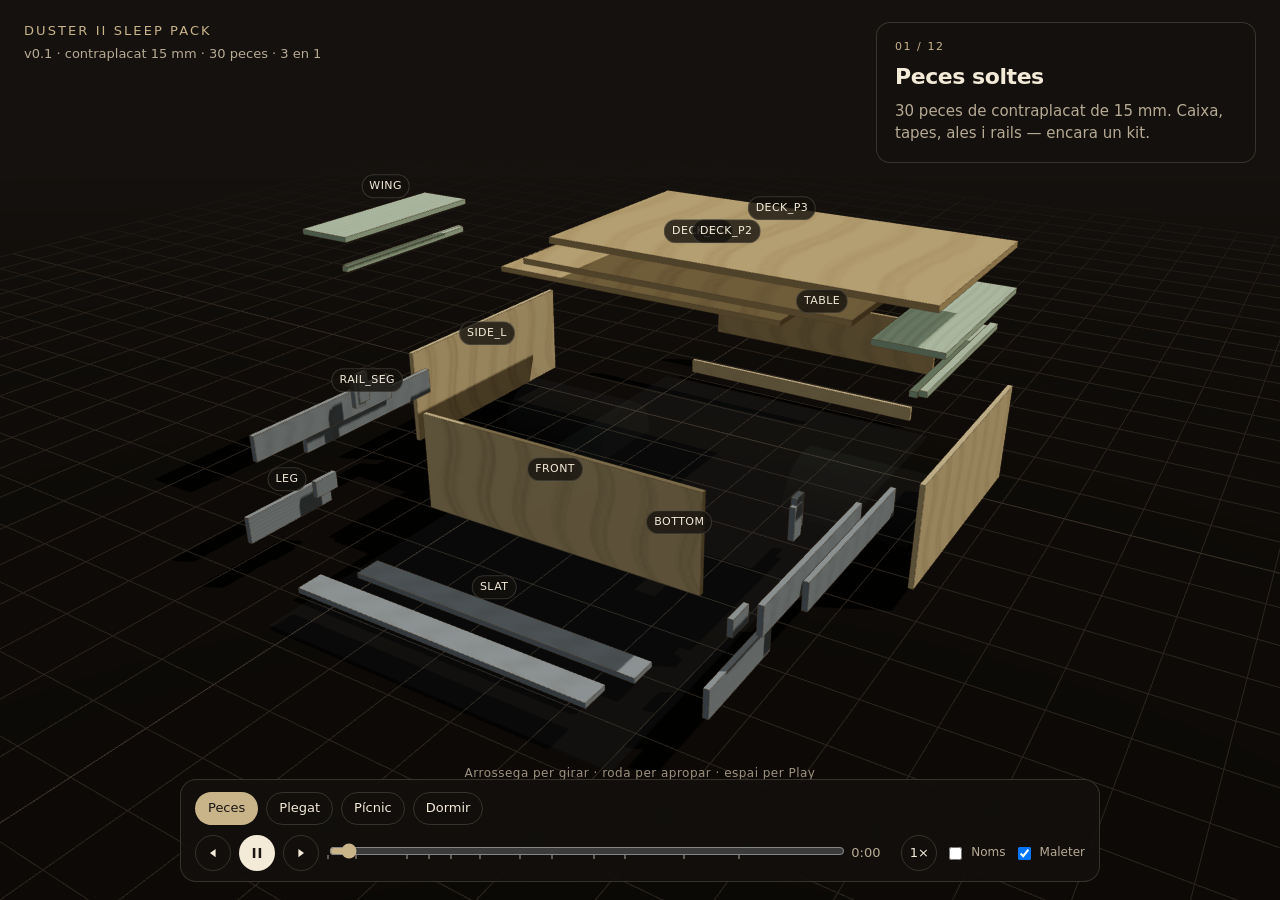
<file: docs/viewer/index.html>
<!DOCTYPE html>
<html lang="ca">
<head>
  <meta charset="UTF-8" />
  <meta name="viewport" content="width=device-width, initial-scale=1" />
  <title>Duster II Sleep Pack — 3D assembly</title>
  <link rel="stylesheet" href="viewer.css" />
</head>
<body>
  <div id="app">
    <canvas id="view"></canvas>
    <div id="labels"></div>

    <header class="hud">
      <p class="brand" id="v-brand">Duster II Sleep Pack</p>
      <p class="meta" id="v-meta">v0.1 · 15 mm plywood · 30 pieces · 3-in-1</p>
    </header>

    <aside class="caption" id="caption">
      <p class="kicker" id="kicker">01 / 10</p>
      <h1 id="title">Separated parts</h1>
      <p id="body">Every plywood piece, in millimetres, before anything is screwed together.</p>
    </aside>

    <div class="hint" id="hint">Drag to orbit · scroll to zoom · space to play</div>

    <footer class="dock">
      <div class="modes" role="tablist" aria-label="Product states">
        <button type="button" data-jump="0" data-pause="false" id="v-parts">Parts</button>
        <button type="button" data-jump="15.8" data-pause="true" id="v-folded">Folded</button>
        <button type="button" data-jump="31.4" data-pause="true" id="v-picnic">Picnic</button>
        <button type="button" data-jump="36.2" data-pause="true" id="v-sleep">Sleep</button>
      </div>

      <div class="transport">
        <button type="button" id="prev" aria-label="Previous chapter">
          <svg viewBox="0 0 24 24" width="18" height="18" aria-hidden="true"><path fill="currentColor" d="M15.5 6.5v11L8 12z"/></svg>
        </button>
        <button type="button" id="play" aria-label="Play">
          <svg class="icon-play" viewBox="0 0 24 24" width="20" height="20" aria-hidden="true"><path fill="currentColor" d="M8 6v12l10-6z"/></svg>
          <svg class="icon-pause" viewBox="0 0 24 24" width="20" height="20" aria-hidden="true"><path fill="currentColor" d="M7 6h3v12H7zm7 0h3v12h-3z"/></svg>
        </button>
        <button type="button" id="next" aria-label="Next chapter">
          <svg viewBox="0 0 24 24" width="18" height="18" aria-hidden="true"><path fill="currentColor" d="M8.5 6.5v11L16 12z"/></svg>
        </button>
        <div class="scrub-wrap">
          <input id="scrub" type="range" min="0" max="1000" value="0" />
          <div class="ticks" id="ticks"></div>
        </div>
        <span id="clock">0:00</span>
        <button type="button" id="speed" class="ghost">1×</button>
        <label class="toggle"><input type="checkbox" id="labelsOn" /> <span id="v-labels">Labels</span></label>
        <label class="toggle"><input type="checkbox" id="bootOn" checked /> <span id="v-boot">Boot</span></label>
      </div>
    </footer>
  </div>

  <div id="fail" hidden>
    <p>Could not load the 3D engine.</p>
    <p>Serve the repo root with <code>python -m http.server</code> and open <code>/docs/viewer/</code>.</p>
  </div>

  <script src="vendor/three.min.js"></script>
  <script src="../site/i18n.js"></script>
  <script src="sleep-pack.js"></script>
</body>
</html>
</file>
<file: docs/site/site.css>
:root {
  --paper: #f3ead6;
  --card: #fffaf1;
  --ink: #1f1a14;
  --mute: #5c5146;
  --line: #d4c4a8;
  --wood: #6b3e1a;
  --ok: #2d6a38;
  --bad: #8b2c1a;
  --warn: #8a5a12;
  --box: #d8c7a1;
  --deck: #c9b48a;
  --wing: #b9d4c0;
  --frame: #9aa7b5;
}

* { box-sizing: border-box; }

html { scroll-behavior: smooth; }

body {
  margin: 0;
  background: var(--paper);
  color: var(--ink);
  font: 18px/1.5 "Segoe UI", system-ui, sans-serif;
}

.skip {
  position: absolute;
  left: -999px;
}
.skip:focus {
  left: 12px;
  top: 12px;
  z-index: 20;
  background: #fff;
  padding: 8px;
}

.top {
  position: sticky;
  top: 0;
  z-index: 8;
  background: rgba(243, 234, 214, 0.96);
  border-bottom: 1px solid var(--line);
  backdrop-filter: blur(8px);
}

.top-inner {
  max-width: 1100px;
  margin: 0 auto;
  padding: 14px 20px 8px;
  display: flex;
  justify-content: space-between;
  gap: 16px;
  align-items: flex-start;
}

.brand {
  margin: 0;
  font-family: Georgia, "Times New Roman", serif;
  font-size: 22px;
  color: var(--wood);
}

.tag {
  margin: 4px 0 0;
  color: var(--mute);
  font-size: 15px;
  max-width: 46ch;
}

.top-tools {
  display: flex;
  flex-wrap: wrap;
  gap: 8px;
  align-items: center;
}

.seg {
  display: flex;
  border: 1px solid var(--line);
  border-radius: 999px;
  overflow: hidden;
  background: var(--card);
}

.seg button,
.print,
.btn {
  appearance: none;
  border: 0;
  background: transparent;
  color: var(--ink);
  font: inherit;
  font-size: 16px;
  padding: 8px 14px;
  cursor: pointer;
  min-height: 44px;
}

.seg button.on {
  background: var(--wood);
  color: #fffaf1;
}

.print,
.btn {
  border: 1px solid var(--line);
  border-radius: 999px;
  background: var(--card);
  text-decoration: none;
  display: inline-flex;
  align-items: center;
}

.btn.primary,
.print {
  background: var(--wood);
  color: #fffaf1;
  border-color: var(--wood);
}

.nav {
  max-width: 1100px;
  margin: 0 auto;
  padding: 0 12px 10px;
  display: flex;
  gap: 4px;
  overflow-x: auto;
}

.nav a {
  color: var(--ink);
  text-decoration: none;
  padding: 10px 12px;
  border-radius: 999px;
  white-space: nowrap;
  font-size: 16px;
}

.nav a:hover,
.nav a.on {
  background: #e8dcc4;
}

main {
  max-width: 1100px;
  margin: 0 auto;
  padding: 12px 20px 80px;
}

section {
  padding: 36px 0 16px;
  border-top: 1px solid var(--line);
}

section:first-child { border-top: 0; }

h1, h2, h3 {
  font-family: Georgia, "Times New Roman", serif;
  font-weight: 600;
  letter-spacing: -0.02em;
}

h1 { font-size: clamp(32px, 5vw, 48px); line-height: 1.15; margin: 8px 0 16px; }
h2 { font-size: 30px; margin: 0 0 12px; }
h3 { font-size: 22px; margin: 0 0 8px; }

.kicker {
  color: var(--wood);
  font-size: 15px;
  letter-spacing: 0.04em;
  text-transform: uppercase;
  margin: 0;
}

.lead { font-size: 20px; max-width: 62ch; color: var(--mute); }

.cta { display: flex; flex-wrap: wrap; gap: 10px; margin: 20px 0; }

.modes {
  display: grid;
  grid-template-columns: repeat(3, 1fr);
  gap: 14px;
  margin: 28px 0;
}

.mode, .how, .say, .jobs li, .more article, .cut-card {
  background: var(--card);
  border: 1px solid var(--line);
  border-radius: 16px;
  padding: 16px 16px 14px;
}

.mode h2 { font-size: 26px; }

.glyph-svg {
  display: block;
  width: 100%;
  height: 76px;
  margin-bottom: 12px;
  background: #efe6d4;
  border-radius: 10px;
}

.facts-h { margin-top: 12px; }

.facts {
  display: grid;
  grid-template-columns: repeat(3, 1fr);
  gap: 10px;
  margin: 0;
}

.facts div {
  background: var(--card);
  border: 1px solid var(--line);
  border-radius: 12px;
  padding: 14px 16px;
}

.facts dt { color: var(--mute); font-size: 14px; }
.facts dd { margin: 4px 0 0; font-size: 20px; font-weight: 600; }

.stage {
  background: #14110e;
  border-radius: 16px;
  overflow: hidden;
  min-height: 64vh;
  border: 1px solid #2a241c;
}

.stage iframe {
  display: block;
  width: 100%;
  height: 68vh;
  border: 0;
}

.fine { color: var(--mute); font-size: 15px; }
.fine a { color: var(--wood); }

.how p { margin: 6px 0; }

.measure { margin-top: 18px; }

.m-head,
.m-row {
  display: grid;
  grid-template-columns: 48px 1fr 110px 120px 52px;
  gap: 10px;
  align-items: center;
}

.m-head {
  font-size: 13px;
  color: var(--mute);
  text-transform: uppercase;
  letter-spacing: 0.04em;
  padding: 0 4px 8px;
}

.m-row {
  background: var(--card);
  border: 1px solid var(--line);
  border-radius: 12px;
  padding: 10px 12px;
  margin: 0 0 8px;
}

.m-row .id {
  font-weight: 700;
  color: var(--wood);
  font-size: 20px;
}

.m-row input {
  width: 100%;
  min-height: 44px;
  font: inherit;
  font-size: 20px;
  padding: 6px 10px;
  border: 1px solid var(--line);
  border-radius: 8px;
  background: #fff;
}

.need { color: var(--mute); font-variant-numeric: tabular-nums; }

.lamp {
  width: 18px;
  height: 18px;
  border-radius: 50%;
  background: #d8d0c2;
  justify-self: center;
}

.lamp.ok { background: var(--ok); }
.lamp.no { background: var(--bad); }
.lamp.warn { background: var(--warn); }

.verdict {
  margin-top: 16px;
  padding: 16px 18px;
  border-radius: 12px;
  font-size: 20px;
  border: 1px solid var(--line);
}

.verdict.wait { background: #efe6d4; }
.verdict.pass { background: #dcecd8; border-color: #8bb88a; }
.verdict.tight { background: #f5e6c8; border-color: #d4a24a; }
.verdict.fail { background: #f3d6d0; border-color: #c9897d; }

.advice ul { margin: 8px 0 0; padding-left: 20px; }

.say {
  background: #efe2c6;
  font-size: 20px;
}

.say-k {
  margin: 0 0 8px;
  text-transform: uppercase;
  letter-spacing: 0.08em;
  font-size: 13px;
  color: var(--wood);
}

.tick-meta { color: var(--mute); }

.shop-block h3 { margin: 20px 0 8px; }

.shop-item {
  display: grid;
  grid-template-columns: 28px 1fr auto;
  gap: 12px;
  align-items: center;
  padding: 12px 8px;
  border-bottom: 1px solid var(--line);
  cursor: pointer;
}

.shop-item input { width: 22px; height: 22px; }
.shop-item.done span:nth-child(2),
.shop-item.done .shop-link { text-decoration: line-through; color: var(--mute); }
.shop-item .qty { font-weight: 700; white-space: nowrap; }
.shop-link { color: var(--wood); font-weight: 600; }

.total { font-size: 20px; }

.cut-group { margin: 22px 0; }
.cut-group h3 { color: var(--wood); }

.cut-grid {
  display: grid;
  grid-template-columns: repeat(auto-fill, minmax(300px, 1fr));
  gap: 14px;
}

.cut-pair {
  display: grid;
  grid-template-columns: 1.15fr 0.85fr;
  gap: 8px;
  margin: 0 0 12px;
}

.cut-pair figure {
  margin: 0;
  background: #efe6d4;
  border-radius: 10px;
  overflow: visible;
  min-height: 0;
}

.cut-pair figure.photo {
  overflow: hidden;
}

.cut-pair figcaption {
  margin: 0;
  padding: 6px 8px 0;
  color: var(--mute);
  font-size: 11px;
  letter-spacing: 0.04em;
  text-transform: uppercase;
}

.cut-pair img {
  display: block;
  width: 100%;
  height: 148px;
  object-fit: cover;
}

.cut-card {
  box-shadow: 0 1px 0 rgba(90, 64, 48, 0.08);
}

.part-svg {
  display: block;
  width: 100%;
  height: auto;
  overflow: visible;
  background: transparent;
  border: 0;
  border-radius: 0;
  margin: 0;
}

.cut-card .name { font-weight: 700; letter-spacing: 0.04em; }
.cut-card .size { font-size: 22px; font-variant-numeric: tabular-nums; margin: 4px 0; }
.cut-card .note { color: var(--mute); font-size: 15px; }

.jobs { list-style: none; padding: 0; display: grid; gap: 12px; }
.jobs p { margin: 0; color: var(--mute); }

.steps {
  counter-reset: s;
  list-style: none;
  padding: 0;
}

.steps li {
  counter-increment: s;
  background: var(--card);
  border: 1px solid var(--line);
  border-radius: 12px;
  padding: 14px 16px 14px 64px;
  margin: 0 0 8px;
  position: relative;
  font-size: 20px;
}

.steps li::before {
  content: counter(s);
  position: absolute;
  left: 14px;
  top: 12px;
  width: 36px;
  height: 36px;
  border-radius: 50%;
  background: var(--wood);
  color: #fffaf1;
  display: grid;
  place-items: center;
  font-weight: 700;
}

.note {
  background: var(--card);
  border-left: 4px solid var(--wood);
  padding: 12px 16px;
}

.safe { padding-left: 22px; font-size: 19px; }
.safe li { margin: 0 0 10px; }

.more {
  display: grid;
  grid-template-columns: repeat(2, 1fr);
  gap: 12px;
}

.foot {
  max-width: 1100px;
  margin: 0 auto;
  padding: 20px;
  color: var(--mute);
  font-size: 14px;
}

@media (max-width: 800px) {
  .modes, .facts, .more { grid-template-columns: 1fr; }
  .cut-pair { grid-template-columns: 1fr; }
  .top-inner { flex-direction: column; }
  .m-head { display: none; }
  .m-row {
    grid-template-columns: 40px 1fr 44px;
    grid-template-areas:
      "id what lamp"
      "id need lamp"
      "id in lamp";
  }
  .m-row .id { grid-area: id; }
  .m-row span:nth-child(2) { grid-area: what; }
  .m-row .need { grid-area: need; }
  .m-row input { grid-area: in; }
  .m-row .lamp { grid-area: lamp; }
}

@media print {
  .top, .cta, .stage, .skip { display: none !important; }
  body { background: #fff; font-size: 12pt; }
  section { break-inside: avoid; border: 0; }
  .hero .modes { grid-template-columns: 3fr; }
  a[href]::after { content: ""; }
}
</file>
<file: docs/viewer/viewer.css>
:root {
  --bg: #14110e;
  --ink: #f3ead8;
  --mute: #b7aa94;
  --wood: #c9b48a;
  --line: rgba(243, 234, 216, 0.16);
  --panel: rgba(20, 17, 14, 0.72);
}

* { box-sizing: border-box; }

html, body {
  margin: 0;
  height: 100%;
  background: var(--bg);
  color: var(--ink);
  font: 15px/1.45 "Segoe UI", system-ui, sans-serif;
}

#app, #view {
  position: fixed;
  inset: 0;
  width: 100%;
  height: 100%;
  display: block;
}

#labels {
  position: fixed;
  inset: 0;
  pointer-events: none;
  overflow: hidden;
}

.label {
  position: absolute;
  transform: translate(-50%, -120%);
  padding: 3px 7px;
  border-radius: 999px;
  background: rgba(20, 17, 14, 0.78);
  border: 1px solid var(--line);
  color: var(--ink);
  font-size: 11px;
  letter-spacing: 0.04em;
  white-space: nowrap;
  opacity: 0;
  transition: opacity 0.2s linear;
}

.hud {
  position: fixed;
  top: 22px;
  left: 24px;
  z-index: 2;
}

.brand {
  margin: 0;
  font-size: 13px;
  letter-spacing: 0.16em;
  text-transform: uppercase;
  color: var(--wood);
}

.meta {
  margin: 4px 0 0;
  color: var(--mute);
  font-size: 13px;
}

.caption {
  position: fixed;
  top: 22px;
  right: 24px;
  width: min(380px, calc(100vw - 48px));
  padding: 16px 18px 18px;
  border: 1px solid var(--line);
  border-radius: 14px;
  background: var(--panel);
  backdrop-filter: blur(10px);
  z-index: 2;
}

.kicker {
  margin: 0 0 6px;
  color: var(--wood);
  font-size: 11px;
  letter-spacing: 0.14em;
  text-transform: uppercase;
}

.caption h1 {
  margin: 0 0 8px;
  font-size: 22px;
  font-weight: 600;
  letter-spacing: -0.02em;
}

.caption p:last-child {
  margin: 0;
  color: var(--mute);
}

.hint {
  position: fixed;
  left: 50%;
  bottom: 118px;
  transform: translateX(-50%);
  color: var(--mute);
  font-size: 12px;
  letter-spacing: 0.04em;
  opacity: 0.85;
  z-index: 2;
  pointer-events: none;
}

.dock {
  position: fixed;
  left: 50%;
  bottom: 18px;
  transform: translateX(-50%);
  width: min(920px, calc(100vw - 24px));
  padding: 12px 14px 10px;
  border: 1px solid var(--line);
  border-radius: 16px;
  background: var(--panel);
  backdrop-filter: blur(12px);
  z-index: 3;
}

.modes {
  display: flex;
  gap: 8px;
  margin-bottom: 10px;
}

.modes button,
.transport button,
.ghost {
  appearance: none;
  border: 1px solid var(--line);
  background: transparent;
  color: var(--ink);
  border-radius: 999px;
  padding: 6px 12px;
  cursor: pointer;
  font: inherit;
  font-size: 13px;
}

.modes button.active,
.transport button#play {
  background: var(--wood);
  color: #1a1612;
  border-color: transparent;
}

.transport button#play.is-playing {
  background: var(--ink);
}

.transport {
  display: flex;
  align-items: center;
  gap: 8px;
}

.transport button {
  width: 36px;
  height: 36px;
  padding: 0;
  display: grid;
  place-items: center;
  flex: 0 0 auto;
}

.icon-pause { display: none; }
#play.is-playing .icon-play { display: none; }
#play.is-playing .icon-pause { display: block; }

.scrub-wrap {
  position: relative;
  flex: 1 1 auto;
  min-width: 80px;
}

#scrub {
  width: 100%;
  accent-color: var(--wood);
}

.ticks {
  position: absolute;
  left: 0;
  right: 0;
  top: 14px;
  height: 4px;
  pointer-events: none;
}

.ticks i {
  position: absolute;
  top: 0;
  width: 2px;
  height: 4px;
  background: rgba(243, 234, 216, 0.35);
}

#clock {
  width: 42px;
  color: var(--mute);
  font-variant-numeric: tabular-nums;
  font-size: 13px;
}

.toggle {
  display: flex;
  align-items: center;
  gap: 6px;
  color: var(--mute);
  font-size: 12px;
  user-select: none;
}

#fail {
  position: fixed;
  inset: 0;
  display: grid;
  place-content: center;
  text-align: center;
  gap: 8px;
  padding: 24px;
  z-index: 10;
  background: var(--bg);
}

#fail[hidden] { display: none; }

code {
  color: var(--wood);
}

@media (max-width: 720px) {
  .caption { top: auto; bottom: 168px; right: 12px; left: 12px; width: auto; }
  .hud { left: 12px; top: 12px; }
  .hint { display: none; }
  .toggle:last-child { display: none; }
}
</file>
